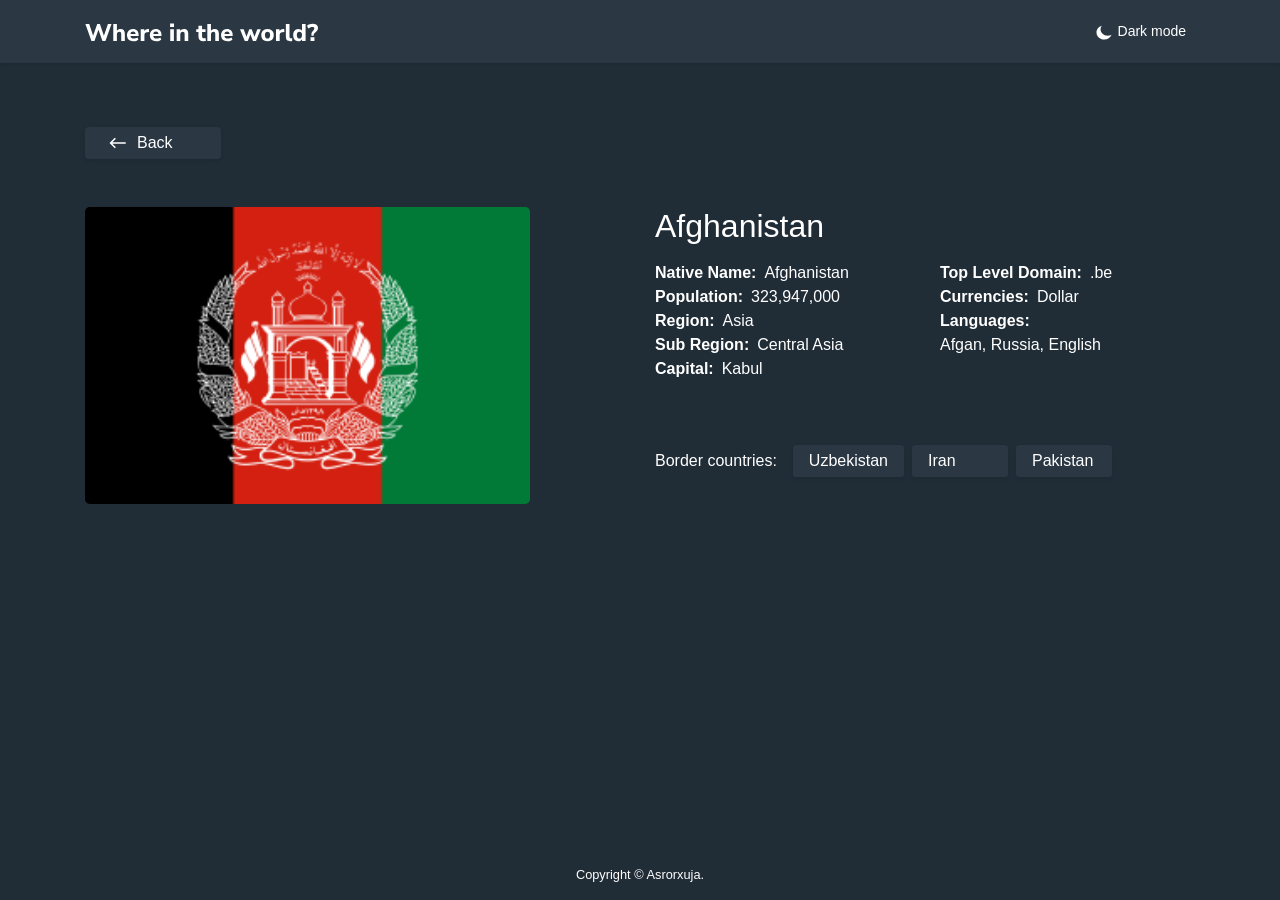
<file: country-afgan.html>
<!doctype html>
<html class="h-100" lang="en">
<head>
  <meta charset="utf-8">
  <meta name="viewport" content="width=device-width, initial-scale=1, shrink-to-fit=no">
  <title>Countries API | Afghanistan</title>
  <link rel="stylesheet" href="css/bootstrap.min.css">
  <link rel="stylesheet" href="css/styles.css">
</head>
<body class="d-flex flex-column h-100 text-white">

   <!-- SITE-HEADER -->

   <header class="site-header py-3 shadow-sm">
    <div class="container-lg d-flex justify-content-between align-items-center">
      <a class="site-header__logo" href="#">
        <svg width="233" height="19" fill="currentColor" xmlns="http://www.w3.org/2000/svg"><path d="M6.432 18L.408 1.08h3.816l3.888 11.568L12.216 1.08h2.688l3.984 11.76L22.92 1.08h3.6L20.448 18h-3.024l-3.96-11.232L9.456 18H6.432zm21.843 0V1.08h3.624v6.744a3.91 3.91 0 011.608-1.368c.656-.32 1.384-.48 2.184-.48 2.768 0 4.152 1.648 4.152 4.944V18h-3.624v-6.912c0-.816-.152-1.4-.456-1.752-.304-.368-.752-.552-1.344-.552-.768 0-1.384.24-1.848.72-.448.48-.672 1.12-.672 1.92V18h-3.624zm20.393.264c-1.392 0-2.592-.248-3.6-.744-.992-.512-1.76-1.224-2.304-2.136-.528-.928-.792-2.016-.792-3.264 0-1.216.256-2.28.768-3.192a5.655 5.655 0 012.136-2.16c.912-.528 1.96-.792 3.144-.792 1.712 0 3.072.544 4.08 1.632 1.008 1.072 1.512 2.528 1.512 4.368v.912h-8.184c.128.928.464 1.608 1.008 2.04.56.416 1.328.624 2.304.624.64 0 1.288-.096 1.944-.288a5.447 5.447 0 001.776-.888l.96 2.424c-.592.448-1.32.808-2.184 1.08a8.842 8.842 0 01-2.568.384zm-.504-9.888c-.768 0-1.392.232-1.872.696-.464.464-.752 1.112-.864 1.944h5.184c-.096-1.76-.912-2.64-2.448-2.64zM55.72 18V6.216h3.552v2.04c.56-1.376 1.76-2.136 3.6-2.28l1.056-.072.216 3.048-2.04.216c-1.792.176-2.688 1.088-2.688 2.736V18H55.72zm15.8.264c-1.392 0-2.592-.248-3.6-.744-.992-.512-1.76-1.224-2.304-2.136-.528-.928-.792-2.016-.792-3.264 0-1.216.256-2.28.768-3.192a5.654 5.654 0 012.136-2.16c.912-.528 1.96-.792 3.144-.792 1.712 0 3.072.544 4.08 1.632 1.008 1.072 1.512 2.528 1.512 4.368v.912H68.28c.128.928.464 1.608 1.008 2.04.56.416 1.328.624 2.304.624.64 0 1.288-.096 1.944-.288a5.447 5.447 0 001.776-.888l.96 2.424c-.592.448-1.32.808-2.184 1.08a8.842 8.842 0 01-2.568.384zm-.504-9.888c-.768 0-1.392.232-1.872.696-.464.464-.752 1.112-.864 1.944h5.184c-.096-1.76-.912-2.64-2.448-2.64zm14.091-4.44V.552h3.912v3.384h-3.912zM85.251 18V6.216h3.624V18h-3.624zm6.422 0V6.216h3.552v1.728a3.94 3.94 0 011.608-1.464c.672-.336 1.424-.504 2.256-.504 1.392 0 2.432.408 3.12 1.224.688.8 1.032 2.04 1.032 3.72V18h-3.624v-6.912c0-.816-.152-1.4-.456-1.752-.304-.368-.752-.552-1.344-.552-.768 0-1.384.24-1.848.72-.448.48-.672 1.12-.672 1.92V18h-3.624zm26.737.264c-3.312 0-4.968-1.608-4.968-4.824V8.928h-2.232V6.216h2.232V2.76h3.624v3.456h3.48v2.712h-3.48v4.368c0 .672.152 1.176.456 1.512.32.336.824.504 1.512.504.208 0 .424-.024.648-.072.24-.048.496-.112.768-.192l.528 2.64a4.586 4.586 0 01-1.2.408c-.464.112-.92.168-1.368.168zm3.92-.264V1.08h3.624v6.744a3.91 3.91 0 011.608-1.368c.656-.32 1.384-.48 2.184-.48 2.768 0 4.152 1.648 4.152 4.944V18h-3.624v-6.912c0-.816-.152-1.4-.456-1.752-.304-.368-.752-.552-1.344-.552-.768 0-1.384.24-1.848.72-.448.48-.672 1.12-.672 1.92V18h-3.624zm20.393.264c-1.392 0-2.592-.248-3.6-.744-.992-.512-1.76-1.224-2.304-2.136-.528-.928-.792-2.016-.792-3.264 0-1.216.256-2.28.768-3.192a5.654 5.654 0 012.136-2.16c.912-.528 1.96-.792 3.144-.792 1.712 0 3.072.544 4.08 1.632 1.008 1.072 1.512 2.528 1.512 4.368v.912h-8.184c.128.928.464 1.608 1.008 2.04.56.416 1.328.624 2.304.624.64 0 1.288-.096 1.944-.288a5.447 5.447 0 001.776-.888l.96 2.424c-.592.448-1.32.808-2.184 1.08a8.842 8.842 0 01-2.568.384zm-.504-9.888c-.768 0-1.392.232-1.872.696-.464.464-.752 1.112-.864 1.944h5.184c-.096-1.76-.912-2.64-2.448-2.64zM159.791 18L154.99 6.216h3.673l2.808 7.56 2.808-7.56h2.4l2.808 7.656 2.808-7.656h3.48L171.023 18h-3.072l-2.592-6.696-2.52 6.696h-3.048zm22.718.264c-1.264 0-2.368-.248-3.312-.744a5.44 5.44 0 01-2.16-2.136c-.512-.928-.768-2.024-.768-3.288 0-1.248.256-2.328.768-3.24a5.242 5.242 0 012.16-2.136c.944-.496 2.048-.744 3.312-.744 1.264 0 2.36.248 3.288.744a5.207 5.207 0 012.184 2.136c.528.912.792 1.992.792 3.24 0 1.264-.264 2.36-.792 3.288a5.4 5.4 0 01-2.184 2.136c-.928.496-2.024.744-3.288.744zm0-2.712c.768 0 1.392-.28 1.872-.84.496-.56.744-1.432.744-2.616 0-1.168-.248-2.024-.744-2.568-.48-.56-1.104-.84-1.872-.84s-1.392.28-1.872.84c-.48.544-.72 1.4-.72 2.568 0 1.184.24 2.056.72 2.616s1.104.84 1.872.84zM190.978 18V6.216h3.552v2.04c.56-1.376 1.76-2.136 3.6-2.28l1.056-.072.216 3.048-2.04.216c-1.792.176-2.688 1.088-2.688 2.736V18h-3.696zm14.283.264c-1.52 0-2.632-.392-3.336-1.176-.704-.8-1.056-1.984-1.056-3.552V1.08h3.624v12.312c0 1.28.568 1.92 1.704 1.92.176 0 .344-.008.504-.024.176-.016.344-.048.504-.096L207.157 18a6.784 6.784 0 01-1.896.264zm8.067 0c-1.024 0-1.928-.248-2.712-.744-.768-.512-1.368-1.224-1.8-2.136-.432-.928-.648-2.024-.648-3.288 0-1.264.216-2.352.648-3.264.432-.912 1.032-1.616 1.8-2.112.784-.496 1.688-.744 2.712-.744.784 0 1.504.168 2.16.504.656.336 1.152.784 1.488 1.344V1.08h3.624V18h-3.552v-1.776c-.32.624-.816 1.12-1.488 1.488-.656.368-1.4.552-2.232.552zm1.08-2.712c.768 0 1.392-.28 1.872-.84.496-.56.744-1.432.744-2.616 0-1.168-.248-2.024-.744-2.568-.48-.56-1.104-.84-1.872-.84s-1.392.28-1.872.84c-.48.544-.72 1.4-.72 2.568 0 1.184.24 2.056.72 2.616s1.104.84 1.872.84zm12.008-2.904V11.52c0-.704.128-1.352.384-1.944.256-.608.696-1.248 1.32-1.92.448-.48.76-.888.936-1.224a2.39 2.39 0 00.264-1.08c0-.448-.168-.8-.504-1.056-.32-.256-.784-.384-1.392-.384-1.488 0-2.888.536-4.2 1.608l-1.176-2.736c.704-.608 1.56-1.088 2.568-1.44a9.258 9.258 0 013.072-.528c1.056 0 1.984.176 2.784.528.8.336 1.416.816 1.848 1.44.448.608.672 1.32.672 2.136 0 .736-.168 1.416-.504 2.04-.32.624-.896 1.28-1.728 1.968-.752.624-1.272 1.168-1.56 1.632-.272.464-.44.912-.504 1.344l-.12.744h-2.16zM225.552 18v-3.84h3.888V18h-3.888z" fill="#fff"/></svg>
      </a>
      <button class="site-header__theme-toggler btn btn-sm btn-white text-white" type="button">
        <span class="d-flex align-items-center">
          <svg class="mr-1" width="20" height="20" viewBox="0 0 20 20" fill="none" xmlns="http://www.w3.org/2000/svg">
            <path fill-rule="evenodd" clip-rule="evenodd" d="M13.5532 13.815C9.66857 13.815 6.51929 10.9278 6.51929 7.36821C6.51929 6.0253 6.96679 4.78158 7.73143 3.75C4.69036 4.69515 2.5 7.33122 2.5 10.4381C2.5 14.3385 5.94929 17.5 10.2036 17.5C13.5929 17.5 16.4696 15.4932 17.5 12.7045C16.375 13.4048 15.0161 13.815 13.5532 13.815Z" fill="white"/>
            </svg>
          <span class="site-header__theme-toggler-text">Dark mode</span>
        </span>
      </button>
    </div>
  </header>

<!-- SITE-MAIN -->

  <main class="flex-grow-1 py-4 py-md-5">
    <section class="countries container-lg">
      <h1 class="sr-only">Afghanistan</h1>
      <a class="links links-back-country shadow-sm mt-3 mb-5 text-white py-1 px-4 rounded" href="index.html">Back</a>
      <div class="row justify-content-between">
        <div class="col-md-5 mb-5 mb-md-0">
          <img class="d-block img-fluid w-100 rounded-lg" src="img/afgan.png" alt="Flag of Afghanistan" width="264" height="160">
        </div>

        <div class="col-md-6">
          <h2 class="mb-3">Afghanistan</h2>
          <div class="row mb-lg-5">
            <div class="col-sm-6 mb-4 mb-sm-0">
              <dl>
                <div class="d-flex flex-wrap">
                  <dt class="mr-2">Native Name:</dt>
                  <dd class="mb-0">Afghanistan</dd>
                </div>
                <div class="d-flex flex-wrap">
                  <dt class="mr-2">Population:</dt>
                  <dd class="mb-0">323,947,000</dd>
                </div>
                <div class="d-flex flex-wrap">
                  <dt class="mr-2">Region:</dt>
                  <dd class="mb-0">Asia</dd>
                </div>
                <div class="d-flex flex-wrap">
                  <dt class="mr-2">Sub Region:</dt>
                  <dd class="mb-0">Central Asia</dd>
                </div>
                <div class="d-flex flex-wrap">
                  <dt class="mr-2">Capital:</dt>
                  <dd class="mb-0">Kabul</dd>
                </div>
              </dl>
            </div>

            <div class="col-sm-6 col-md-6">
              <dl>
                <div class="d-flex flex-wrap">
                  <dt class="mr-2">Top Level Domain:</dt>
                  <dd class="mb-0">.be</dd>
                </div>
                <div class="d-flex flex-wrap">
                  <dt class="mr-2">Currencies:</dt>
                  <dd class="mb-0">Dollar</dd>
                </div>
                <div class="d-flex flex-wrap">
                  <dt class="mr-2">Languages:</dt>
                  <dd class="mb-0">Afgan, Russia, English</dd>
                </div>
              </dl>
            </div>
          </div>

          <div class="d-lg-flex align-items-md-center flex-wrap">
            <p class="my-4 my-lg-0 mr-md-3">Border countries:</p>
            <ul class="border-countries list-unstyled d-flex flex-wrap align-items-center m-0">
              <li class="border-countries__item mr-2 mb-2 mb-sm-0">
                <a class="links border-countries__link text-white shadow-sm py-1 px-3 rounded-sm" href="index.html">Uzbekistan</a>
              </li>
              <li class="border-countries__item mr-2 mb-2 mb-sm-0">
                <a class="links border-countries__link text-white shadow-sm py-1 px-3 rounded-sm" href="index.html">Iran</a>
              </li>
              <li class="border-countries__item mr-2 mb-2 mb-sm-0">
                <a class="links border-countries__link text-white shadow-sm py-1 px-3 rounded-sm" href="index.html">Pakistan</a>
              </li>
            </ul>
          </div>

        </div>
      </div>
    </section>
  </main>


  <footer class="site-footer py-3 mt-auto text-center">
    <div class="container">
      <p class="mb-0 small">Copyright &copy; Asrorxuja.</p>
    </div>
  </footer>


  <script src="js/jquery-3.6.0.min.js"></script>
  <script src="js/bootstrap.bundle.min.js"></script>
</body>
</html>
</file>
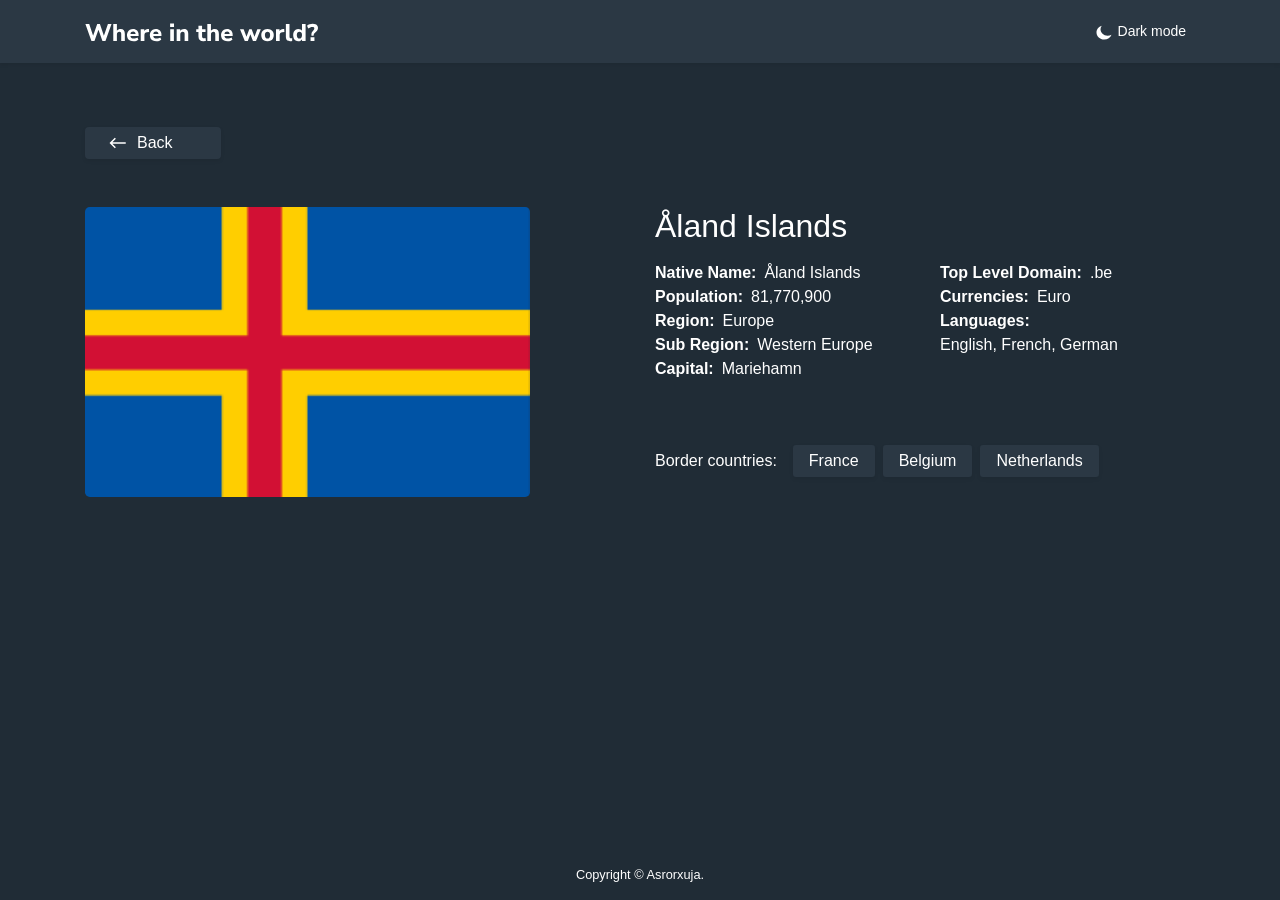
<file: country-aland-islands.html>
<!doctype html>
<html class="h-100" lang="en">
<head>
  <meta charset="utf-8">
  <meta name="viewport" content="width=device-width, initial-scale=1, shrink-to-fit=no">
  <title>Countries API | Åland Islands</title>
  <link rel="stylesheet" href="css/bootstrap.min.css">
  <link rel="stylesheet" href="css/styles.css">
</head>
<body class="d-flex flex-column h-100 text-white">

   <!-- SITE-HEADER -->

   <header class="site-header py-3 shadow-sm">
    <div class="container-lg d-flex justify-content-between align-items-center">
      <a class="site-header__logo" href="#">
        <svg width="233" height="19" fill="currentColor" xmlns="http://www.w3.org/2000/svg"><path d="M6.432 18L.408 1.08h3.816l3.888 11.568L12.216 1.08h2.688l3.984 11.76L22.92 1.08h3.6L20.448 18h-3.024l-3.96-11.232L9.456 18H6.432zm21.843 0V1.08h3.624v6.744a3.91 3.91 0 011.608-1.368c.656-.32 1.384-.48 2.184-.48 2.768 0 4.152 1.648 4.152 4.944V18h-3.624v-6.912c0-.816-.152-1.4-.456-1.752-.304-.368-.752-.552-1.344-.552-.768 0-1.384.24-1.848.72-.448.48-.672 1.12-.672 1.92V18h-3.624zm20.393.264c-1.392 0-2.592-.248-3.6-.744-.992-.512-1.76-1.224-2.304-2.136-.528-.928-.792-2.016-.792-3.264 0-1.216.256-2.28.768-3.192a5.655 5.655 0 012.136-2.16c.912-.528 1.96-.792 3.144-.792 1.712 0 3.072.544 4.08 1.632 1.008 1.072 1.512 2.528 1.512 4.368v.912h-8.184c.128.928.464 1.608 1.008 2.04.56.416 1.328.624 2.304.624.64 0 1.288-.096 1.944-.288a5.447 5.447 0 001.776-.888l.96 2.424c-.592.448-1.32.808-2.184 1.08a8.842 8.842 0 01-2.568.384zm-.504-9.888c-.768 0-1.392.232-1.872.696-.464.464-.752 1.112-.864 1.944h5.184c-.096-1.76-.912-2.64-2.448-2.64zM55.72 18V6.216h3.552v2.04c.56-1.376 1.76-2.136 3.6-2.28l1.056-.072.216 3.048-2.04.216c-1.792.176-2.688 1.088-2.688 2.736V18H55.72zm15.8.264c-1.392 0-2.592-.248-3.6-.744-.992-.512-1.76-1.224-2.304-2.136-.528-.928-.792-2.016-.792-3.264 0-1.216.256-2.28.768-3.192a5.654 5.654 0 012.136-2.16c.912-.528 1.96-.792 3.144-.792 1.712 0 3.072.544 4.08 1.632 1.008 1.072 1.512 2.528 1.512 4.368v.912H68.28c.128.928.464 1.608 1.008 2.04.56.416 1.328.624 2.304.624.64 0 1.288-.096 1.944-.288a5.447 5.447 0 001.776-.888l.96 2.424c-.592.448-1.32.808-2.184 1.08a8.842 8.842 0 01-2.568.384zm-.504-9.888c-.768 0-1.392.232-1.872.696-.464.464-.752 1.112-.864 1.944h5.184c-.096-1.76-.912-2.64-2.448-2.64zm14.091-4.44V.552h3.912v3.384h-3.912zM85.251 18V6.216h3.624V18h-3.624zm6.422 0V6.216h3.552v1.728a3.94 3.94 0 011.608-1.464c.672-.336 1.424-.504 2.256-.504 1.392 0 2.432.408 3.12 1.224.688.8 1.032 2.04 1.032 3.72V18h-3.624v-6.912c0-.816-.152-1.4-.456-1.752-.304-.368-.752-.552-1.344-.552-.768 0-1.384.24-1.848.72-.448.48-.672 1.12-.672 1.92V18h-3.624zm26.737.264c-3.312 0-4.968-1.608-4.968-4.824V8.928h-2.232V6.216h2.232V2.76h3.624v3.456h3.48v2.712h-3.48v4.368c0 .672.152 1.176.456 1.512.32.336.824.504 1.512.504.208 0 .424-.024.648-.072.24-.048.496-.112.768-.192l.528 2.64a4.586 4.586 0 01-1.2.408c-.464.112-.92.168-1.368.168zm3.92-.264V1.08h3.624v6.744a3.91 3.91 0 011.608-1.368c.656-.32 1.384-.48 2.184-.48 2.768 0 4.152 1.648 4.152 4.944V18h-3.624v-6.912c0-.816-.152-1.4-.456-1.752-.304-.368-.752-.552-1.344-.552-.768 0-1.384.24-1.848.72-.448.48-.672 1.12-.672 1.92V18h-3.624zm20.393.264c-1.392 0-2.592-.248-3.6-.744-.992-.512-1.76-1.224-2.304-2.136-.528-.928-.792-2.016-.792-3.264 0-1.216.256-2.28.768-3.192a5.654 5.654 0 012.136-2.16c.912-.528 1.96-.792 3.144-.792 1.712 0 3.072.544 4.08 1.632 1.008 1.072 1.512 2.528 1.512 4.368v.912h-8.184c.128.928.464 1.608 1.008 2.04.56.416 1.328.624 2.304.624.64 0 1.288-.096 1.944-.288a5.447 5.447 0 001.776-.888l.96 2.424c-.592.448-1.32.808-2.184 1.08a8.842 8.842 0 01-2.568.384zm-.504-9.888c-.768 0-1.392.232-1.872.696-.464.464-.752 1.112-.864 1.944h5.184c-.096-1.76-.912-2.64-2.448-2.64zM159.791 18L154.99 6.216h3.673l2.808 7.56 2.808-7.56h2.4l2.808 7.656 2.808-7.656h3.48L171.023 18h-3.072l-2.592-6.696-2.52 6.696h-3.048zm22.718.264c-1.264 0-2.368-.248-3.312-.744a5.44 5.44 0 01-2.16-2.136c-.512-.928-.768-2.024-.768-3.288 0-1.248.256-2.328.768-3.24a5.242 5.242 0 012.16-2.136c.944-.496 2.048-.744 3.312-.744 1.264 0 2.36.248 3.288.744a5.207 5.207 0 012.184 2.136c.528.912.792 1.992.792 3.24 0 1.264-.264 2.36-.792 3.288a5.4 5.4 0 01-2.184 2.136c-.928.496-2.024.744-3.288.744zm0-2.712c.768 0 1.392-.28 1.872-.84.496-.56.744-1.432.744-2.616 0-1.168-.248-2.024-.744-2.568-.48-.56-1.104-.84-1.872-.84s-1.392.28-1.872.84c-.48.544-.72 1.4-.72 2.568 0 1.184.24 2.056.72 2.616s1.104.84 1.872.84zM190.978 18V6.216h3.552v2.04c.56-1.376 1.76-2.136 3.6-2.28l1.056-.072.216 3.048-2.04.216c-1.792.176-2.688 1.088-2.688 2.736V18h-3.696zm14.283.264c-1.52 0-2.632-.392-3.336-1.176-.704-.8-1.056-1.984-1.056-3.552V1.08h3.624v12.312c0 1.28.568 1.92 1.704 1.92.176 0 .344-.008.504-.024.176-.016.344-.048.504-.096L207.157 18a6.784 6.784 0 01-1.896.264zm8.067 0c-1.024 0-1.928-.248-2.712-.744-.768-.512-1.368-1.224-1.8-2.136-.432-.928-.648-2.024-.648-3.288 0-1.264.216-2.352.648-3.264.432-.912 1.032-1.616 1.8-2.112.784-.496 1.688-.744 2.712-.744.784 0 1.504.168 2.16.504.656.336 1.152.784 1.488 1.344V1.08h3.624V18h-3.552v-1.776c-.32.624-.816 1.12-1.488 1.488-.656.368-1.4.552-2.232.552zm1.08-2.712c.768 0 1.392-.28 1.872-.84.496-.56.744-1.432.744-2.616 0-1.168-.248-2.024-.744-2.568-.48-.56-1.104-.84-1.872-.84s-1.392.28-1.872.84c-.48.544-.72 1.4-.72 2.568 0 1.184.24 2.056.72 2.616s1.104.84 1.872.84zm12.008-2.904V11.52c0-.704.128-1.352.384-1.944.256-.608.696-1.248 1.32-1.92.448-.48.76-.888.936-1.224a2.39 2.39 0 00.264-1.08c0-.448-.168-.8-.504-1.056-.32-.256-.784-.384-1.392-.384-1.488 0-2.888.536-4.2 1.608l-1.176-2.736c.704-.608 1.56-1.088 2.568-1.44a9.258 9.258 0 013.072-.528c1.056 0 1.984.176 2.784.528.8.336 1.416.816 1.848 1.44.448.608.672 1.32.672 2.136 0 .736-.168 1.416-.504 2.04-.32.624-.896 1.28-1.728 1.968-.752.624-1.272 1.168-1.56 1.632-.272.464-.44.912-.504 1.344l-.12.744h-2.16zM225.552 18v-3.84h3.888V18h-3.888z" fill="#fff"/></svg>
      </a>
      <button class="site-header__theme-toggler btn btn-sm btn-white text-white" type="button">
        <span class="d-flex align-items-center">
          <svg class="mr-1" width="20" height="20" viewBox="0 0 20 20" fill="none" xmlns="http://www.w3.org/2000/svg">
            <path fill-rule="evenodd" clip-rule="evenodd" d="M13.5532 13.815C9.66857 13.815 6.51929 10.9278 6.51929 7.36821C6.51929 6.0253 6.96679 4.78158 7.73143 3.75C4.69036 4.69515 2.5 7.33122 2.5 10.4381C2.5 14.3385 5.94929 17.5 10.2036 17.5C13.5929 17.5 16.4696 15.4932 17.5 12.7045C16.375 13.4048 15.0161 13.815 13.5532 13.815Z" fill="white"/>
            </svg>
          <span class="site-header__theme-toggler-text">Dark mode</span>
        </span>
      </button>
    </div>
  </header>

<!-- SITE-MAIN -->

  <main class="flex-grow-1 py-4 py-md-5">
    <section class="countries container-lg">
      <h1 class="sr-only">Åland Islands</h1>
      <a class="links links-back-country shadow-sm mt-3 mb-5 text-white py-1 px-4 rounded" href="index.html">Back</a>
      <div class="row justify-content-between">
        <div class="col-md-5 mb-5 mb-md-0">
          <img class="d-block img-fluid w-100 rounded-lg" src="img/aland.png" alt="Flag of Åland Islands" width="264" height="160">
        </div>

        <div class="col-md-6">
          <h3 class="h2 mb-3">Åland Islands</h3>
          <div class="row mb-lg-5">
            <div class="col-sm-6 mb-4 mb-sm-0">
              <dl>
                <div class="d-flex flex-wrap">
                  <dt class="mr-2">Native Name:</dt>
                  <dd class="mb-0">Åland Islands</dd>
                </div>
                <div class="d-flex flex-wrap">
                  <dt class="mr-2">Population:</dt>
                  <dd class="mb-0">81,770,900</dd>
                </div>
                <div class="d-flex flex-wrap">
                  <dt class="mr-2">Region:</dt>
                  <dd class="mb-0">Europe</dd>
                </div>
                <div class="d-flex flex-wrap">
                  <dt class="mr-2">Sub Region:</dt>
                  <dd class="mb-0">Western Europe</dd>
                </div>
                <div class="d-flex flex-wrap">
                  <dt class="mr-2">Capital:</dt>
                  <dd class="mb-0">Mariehamn</dd>
                </div>
              </dl>
            </div>

            <div class="col-sm-6 col-md-6">
              <dl>
                <div class="d-flex flex-wrap">
                  <dt class="mr-2">Top Level Domain:</dt>
                  <dd class="mb-0">.be</dd>
                </div>
                <div class="d-flex flex-wrap">
                  <dt class="mr-2">Currencies:</dt>
                  <dd class="mb-0">Euro</dd>
                </div>
                <div class="d-flex flex-wrap">
                  <dt class="mr-2">Languages:</dt>
                  <dd class="mb-0">English, French, German</dd>
                </div>
              </dl>
            </div>
          </div>

          <div class="d-lg-flex align-items-md-center">
            <p class="my-4 my-lg-0 mr-md-3">Border countries:</p>
            <ul class="list-unstyled d-flex align-items-center m-0">
              <li class="mr-2">
                <a class="links text-white shadow-sm py-1 px-3 rounded-sm" href="index.html">France</a>
              </li>
              <li class="mr-2">
                <a class="links text-white shadow-sm py-1 px-3 rounded-sm" href="index.html">Belgium</a>
              </li>
              <li class="mr-2">
                <a class="links text-white shadow-sm py-1 px-3 rounded-sm" href="index.html">Netherlands</a>
              </li>
            </ul>
          </div>

        </div>
      </div>
    </section>
  </main>


  <footer class="site-footer py-3 mt-auto text-center">
    <div class="container">
      <p class="mb-0 small">Copyright &copy; Asrorxuja.</p>
    </div>
  </footer>


  <script src="js/jquery-3.6.0.min.js"></script>
  <script src="js/bootstrap.bundle.min.js"></script>
</body>
</html>
</file>
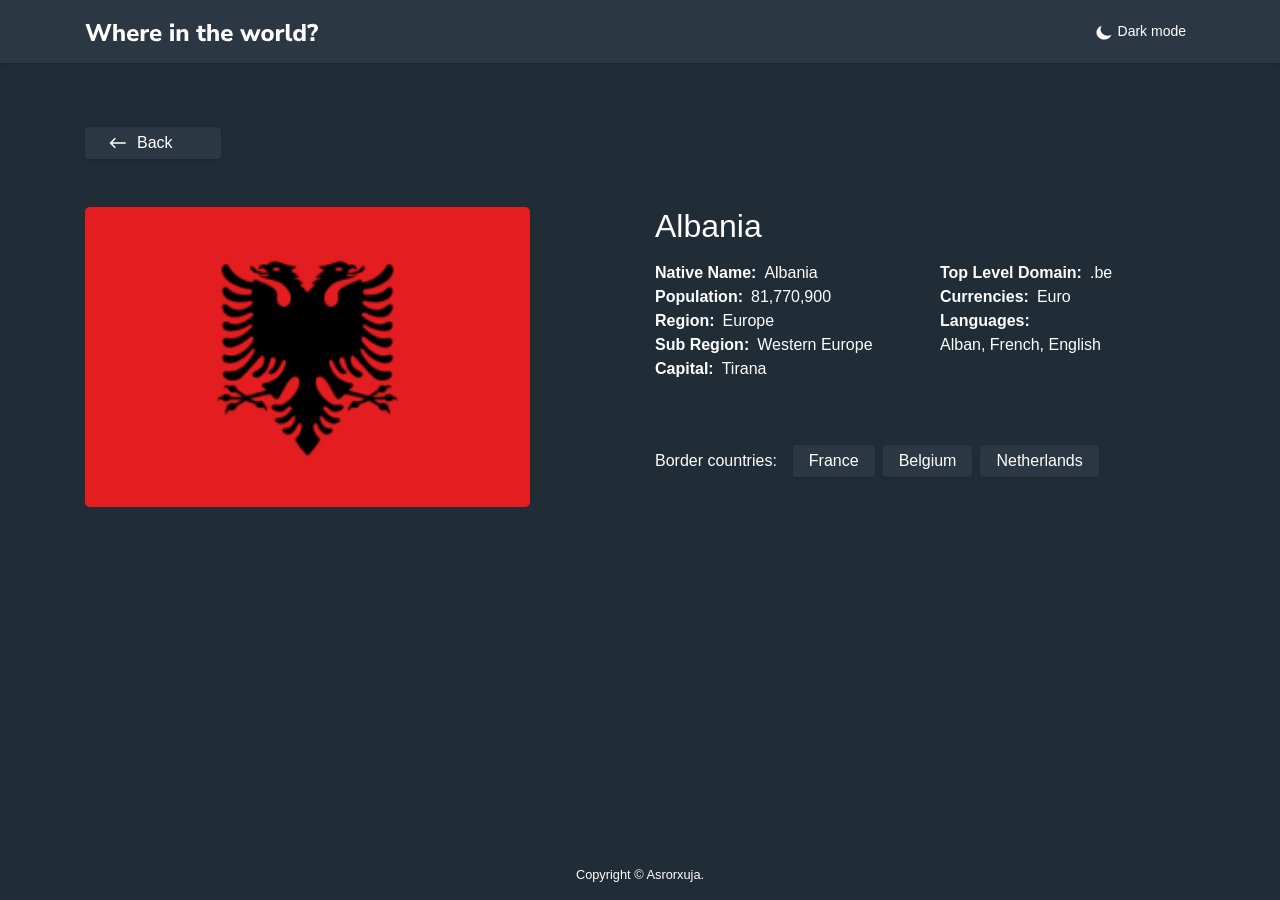
<file: country-albania.html>
<!doctype html>
<html class="h-100" lang="en">
<head>
  <meta charset="utf-8">
  <meta name="viewport" content="width=device-width, initial-scale=1, shrink-to-fit=no">
  <title>Countries API | Albania</title>
  <link rel="stylesheet" href="css/bootstrap.min.css">
  <link rel="stylesheet" href="css/styles.css">
</head>
<body class="d-flex flex-column h-100 text-white">

   <!-- SITE-HEADER -->

   <header class="site-header py-3 shadow-sm">
    <div class="container-lg d-flex justify-content-between align-items-center">
      <a class="site-header__logo" href="#">
        <svg width="233" height="19" fill="currentColor" xmlns="http://www.w3.org/2000/svg"><path d="M6.432 18L.408 1.08h3.816l3.888 11.568L12.216 1.08h2.688l3.984 11.76L22.92 1.08h3.6L20.448 18h-3.024l-3.96-11.232L9.456 18H6.432zm21.843 0V1.08h3.624v6.744a3.91 3.91 0 011.608-1.368c.656-.32 1.384-.48 2.184-.48 2.768 0 4.152 1.648 4.152 4.944V18h-3.624v-6.912c0-.816-.152-1.4-.456-1.752-.304-.368-.752-.552-1.344-.552-.768 0-1.384.24-1.848.72-.448.48-.672 1.12-.672 1.92V18h-3.624zm20.393.264c-1.392 0-2.592-.248-3.6-.744-.992-.512-1.76-1.224-2.304-2.136-.528-.928-.792-2.016-.792-3.264 0-1.216.256-2.28.768-3.192a5.655 5.655 0 012.136-2.16c.912-.528 1.96-.792 3.144-.792 1.712 0 3.072.544 4.08 1.632 1.008 1.072 1.512 2.528 1.512 4.368v.912h-8.184c.128.928.464 1.608 1.008 2.04.56.416 1.328.624 2.304.624.64 0 1.288-.096 1.944-.288a5.447 5.447 0 001.776-.888l.96 2.424c-.592.448-1.32.808-2.184 1.08a8.842 8.842 0 01-2.568.384zm-.504-9.888c-.768 0-1.392.232-1.872.696-.464.464-.752 1.112-.864 1.944h5.184c-.096-1.76-.912-2.64-2.448-2.64zM55.72 18V6.216h3.552v2.04c.56-1.376 1.76-2.136 3.6-2.28l1.056-.072.216 3.048-2.04.216c-1.792.176-2.688 1.088-2.688 2.736V18H55.72zm15.8.264c-1.392 0-2.592-.248-3.6-.744-.992-.512-1.76-1.224-2.304-2.136-.528-.928-.792-2.016-.792-3.264 0-1.216.256-2.28.768-3.192a5.654 5.654 0 012.136-2.16c.912-.528 1.96-.792 3.144-.792 1.712 0 3.072.544 4.08 1.632 1.008 1.072 1.512 2.528 1.512 4.368v.912H68.28c.128.928.464 1.608 1.008 2.04.56.416 1.328.624 2.304.624.64 0 1.288-.096 1.944-.288a5.447 5.447 0 001.776-.888l.96 2.424c-.592.448-1.32.808-2.184 1.08a8.842 8.842 0 01-2.568.384zm-.504-9.888c-.768 0-1.392.232-1.872.696-.464.464-.752 1.112-.864 1.944h5.184c-.096-1.76-.912-2.64-2.448-2.64zm14.091-4.44V.552h3.912v3.384h-3.912zM85.251 18V6.216h3.624V18h-3.624zm6.422 0V6.216h3.552v1.728a3.94 3.94 0 011.608-1.464c.672-.336 1.424-.504 2.256-.504 1.392 0 2.432.408 3.12 1.224.688.8 1.032 2.04 1.032 3.72V18h-3.624v-6.912c0-.816-.152-1.4-.456-1.752-.304-.368-.752-.552-1.344-.552-.768 0-1.384.24-1.848.72-.448.48-.672 1.12-.672 1.92V18h-3.624zm26.737.264c-3.312 0-4.968-1.608-4.968-4.824V8.928h-2.232V6.216h2.232V2.76h3.624v3.456h3.48v2.712h-3.48v4.368c0 .672.152 1.176.456 1.512.32.336.824.504 1.512.504.208 0 .424-.024.648-.072.24-.048.496-.112.768-.192l.528 2.64a4.586 4.586 0 01-1.2.408c-.464.112-.92.168-1.368.168zm3.92-.264V1.08h3.624v6.744a3.91 3.91 0 011.608-1.368c.656-.32 1.384-.48 2.184-.48 2.768 0 4.152 1.648 4.152 4.944V18h-3.624v-6.912c0-.816-.152-1.4-.456-1.752-.304-.368-.752-.552-1.344-.552-.768 0-1.384.24-1.848.72-.448.48-.672 1.12-.672 1.92V18h-3.624zm20.393.264c-1.392 0-2.592-.248-3.6-.744-.992-.512-1.76-1.224-2.304-2.136-.528-.928-.792-2.016-.792-3.264 0-1.216.256-2.28.768-3.192a5.654 5.654 0 012.136-2.16c.912-.528 1.96-.792 3.144-.792 1.712 0 3.072.544 4.08 1.632 1.008 1.072 1.512 2.528 1.512 4.368v.912h-8.184c.128.928.464 1.608 1.008 2.04.56.416 1.328.624 2.304.624.64 0 1.288-.096 1.944-.288a5.447 5.447 0 001.776-.888l.96 2.424c-.592.448-1.32.808-2.184 1.08a8.842 8.842 0 01-2.568.384zm-.504-9.888c-.768 0-1.392.232-1.872.696-.464.464-.752 1.112-.864 1.944h5.184c-.096-1.76-.912-2.64-2.448-2.64zM159.791 18L154.99 6.216h3.673l2.808 7.56 2.808-7.56h2.4l2.808 7.656 2.808-7.656h3.48L171.023 18h-3.072l-2.592-6.696-2.52 6.696h-3.048zm22.718.264c-1.264 0-2.368-.248-3.312-.744a5.44 5.44 0 01-2.16-2.136c-.512-.928-.768-2.024-.768-3.288 0-1.248.256-2.328.768-3.24a5.242 5.242 0 012.16-2.136c.944-.496 2.048-.744 3.312-.744 1.264 0 2.36.248 3.288.744a5.207 5.207 0 012.184 2.136c.528.912.792 1.992.792 3.24 0 1.264-.264 2.36-.792 3.288a5.4 5.4 0 01-2.184 2.136c-.928.496-2.024.744-3.288.744zm0-2.712c.768 0 1.392-.28 1.872-.84.496-.56.744-1.432.744-2.616 0-1.168-.248-2.024-.744-2.568-.48-.56-1.104-.84-1.872-.84s-1.392.28-1.872.84c-.48.544-.72 1.4-.72 2.568 0 1.184.24 2.056.72 2.616s1.104.84 1.872.84zM190.978 18V6.216h3.552v2.04c.56-1.376 1.76-2.136 3.6-2.28l1.056-.072.216 3.048-2.04.216c-1.792.176-2.688 1.088-2.688 2.736V18h-3.696zm14.283.264c-1.52 0-2.632-.392-3.336-1.176-.704-.8-1.056-1.984-1.056-3.552V1.08h3.624v12.312c0 1.28.568 1.92 1.704 1.92.176 0 .344-.008.504-.024.176-.016.344-.048.504-.096L207.157 18a6.784 6.784 0 01-1.896.264zm8.067 0c-1.024 0-1.928-.248-2.712-.744-.768-.512-1.368-1.224-1.8-2.136-.432-.928-.648-2.024-.648-3.288 0-1.264.216-2.352.648-3.264.432-.912 1.032-1.616 1.8-2.112.784-.496 1.688-.744 2.712-.744.784 0 1.504.168 2.16.504.656.336 1.152.784 1.488 1.344V1.08h3.624V18h-3.552v-1.776c-.32.624-.816 1.12-1.488 1.488-.656.368-1.4.552-2.232.552zm1.08-2.712c.768 0 1.392-.28 1.872-.84.496-.56.744-1.432.744-2.616 0-1.168-.248-2.024-.744-2.568-.48-.56-1.104-.84-1.872-.84s-1.392.28-1.872.84c-.48.544-.72 1.4-.72 2.568 0 1.184.24 2.056.72 2.616s1.104.84 1.872.84zm12.008-2.904V11.52c0-.704.128-1.352.384-1.944.256-.608.696-1.248 1.32-1.92.448-.48.76-.888.936-1.224a2.39 2.39 0 00.264-1.08c0-.448-.168-.8-.504-1.056-.32-.256-.784-.384-1.392-.384-1.488 0-2.888.536-4.2 1.608l-1.176-2.736c.704-.608 1.56-1.088 2.568-1.44a9.258 9.258 0 013.072-.528c1.056 0 1.984.176 2.784.528.8.336 1.416.816 1.848 1.44.448.608.672 1.32.672 2.136 0 .736-.168 1.416-.504 2.04-.32.624-.896 1.28-1.728 1.968-.752.624-1.272 1.168-1.56 1.632-.272.464-.44.912-.504 1.344l-.12.744h-2.16zM225.552 18v-3.84h3.888V18h-3.888z" fill="#fff"/></svg>
      </a>
      <button class="site-header__theme-toggler btn btn-sm btn-white text-white" type="button">
        <span class="d-flex align-items-center">
          <svg class="mr-1" width="20" height="20" viewBox="0 0 20 20" fill="none" xmlns="http://www.w3.org/2000/svg">
            <path fill-rule="evenodd" clip-rule="evenodd" d="M13.5532 13.815C9.66857 13.815 6.51929 10.9278 6.51929 7.36821C6.51929 6.0253 6.96679 4.78158 7.73143 3.75C4.69036 4.69515 2.5 7.33122 2.5 10.4381C2.5 14.3385 5.94929 17.5 10.2036 17.5C13.5929 17.5 16.4696 15.4932 17.5 12.7045C16.375 13.4048 15.0161 13.815 13.5532 13.815Z" fill="white"/>
            </svg>
          <span class="site-header__theme-toggler-text">Dark mode</span>
        </span>
      </button>
    </div>
  </header>

<!-- SITE-MAIN -->

  <main class="flex-grow-1 py-4 py-md-5">
    <section class="countries container-lg">
      <h1 class="sr-only">Albania</h1>
      <a class="links links-back-country shadow-sm mt-3 mb-5 text-white py-1 px-4 rounded" href="index.html">Back</a>
      <div class="row justify-content-between">
        <div class="col-md-5 mb-5 mb-md-0">
          <img class="d-block img-fluid w-100 rounded-lg" src="img/albania.png" alt="Flag of Albania" width="264" height="160">
        </div>

        <div class="col-md-6">
          <h3 class="h2 mb-3">Albania</h3>
          <div class="row mb-lg-5">
            <div class="col-sm-6 mb-4 mb-sm-0">
              <dl>
                <div class="d-flex flex-wrap">
                  <dt class="mr-2">Native Name:</dt>
                  <dd class="mb-0">Albania</dd>
                </div>
                <div class="d-flex flex-wrap">
                  <dt class="mr-2">Population:</dt>
                  <dd class="mb-0">81,770,900</dd>
                </div>
                <div class="d-flex flex-wrap">
                  <dt class="mr-2">Region:</dt>
                  <dd class="mb-0">Europe</dd>
                </div>
                <div class="d-flex flex-wrap">
                  <dt class="mr-2">Sub Region:</dt>
                  <dd class="mb-0">Western Europe</dd>
                </div>
                <div class="d-flex flex-wrap">
                  <dt class="mr-2">Capital:</dt>
                  <dd class="mb-0">Tirana</dd>
                </div>
              </dl>
            </div>

            <div class="col-sm-6 col-md-6">
              <dl>
                <div class="d-flex flex-wrap">
                  <dt class="mr-2">Top Level Domain:</dt>
                  <dd class="mb-0">.be</dd>
                </div>
                <div class="d-flex flex-wrap">
                  <dt class="mr-2">Currencies:</dt>
                  <dd class="mb-0">Euro</dd>
                </div>
                <div class="d-flex flex-wrap">
                  <dt class="mr-2">Languages:</dt>
                  <dd class="mb-0">Alban, French, English</dd>
                </div>
              </dl>
            </div>
          </div>

          <div class="d-lg-flex align-items-md-center">
            <p class="my-4 my-lg-0 mr-md-3">Border countries:</p>
            <ul class="list-unstyled d-flex align-items-center m-0">
              <li class="mr-2">
                <a class="links text-white shadow-sm py-1 px-3 rounded-sm" href="index.html">France</a>
              </li>
              <li class="mr-2">
                <a class="links text-white shadow-sm py-1 px-3 rounded-sm" href="index.html">Belgium</a>
              </li>
              <li class="mr-2">
                <a class="links text-white shadow-sm py-1 px-3 rounded-sm" href="index.html">Netherlands</a>
              </li>
            </ul>
          </div>

        </div>
      </div>
    </section>
  </main>


  <footer class="site-footer py-3 mt-auto text-center">
    <div class="container">
      <p class="mb-0 small">Copyright &copy; Asrorxuja.</p>
    </div>
  </footer>


  <script src="js/jquery-3.6.0.min.js"></script>
  <script src="js/bootstrap.bundle.min.js"></script>
</body>
</html>
</file>
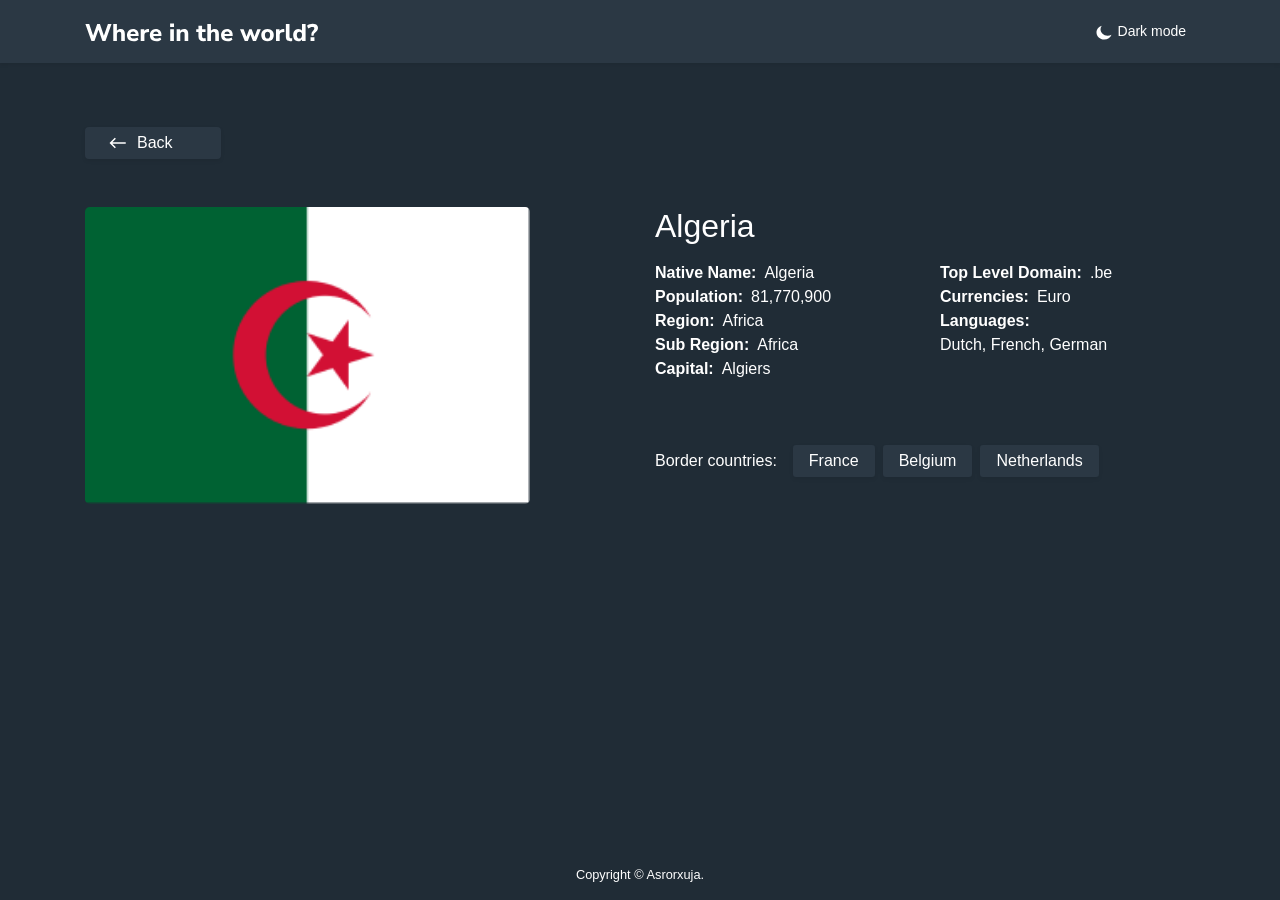
<file: country-algeria.html>
<!doctype html>
<html class="h-100" lang="en">
<head>
  <meta charset="utf-8">
  <meta name="viewport" content="width=device-width, initial-scale=1, shrink-to-fit=no">
  <title>Countries API | Algeria</title>
  <link rel="stylesheet" href="css/bootstrap.min.css">
  <link rel="stylesheet" href="css/styles.css">
</head>
<body class="d-flex flex-column h-100 text-white">

   <!-- SITE-HEADER -->

   <header class="site-header py-3 shadow-sm">
    <div class="container-lg d-flex justify-content-between align-items-center">
      <a class="site-header__logo" href="#">
        <svg width="233" height="19" fill="currentColor" xmlns="http://www.w3.org/2000/svg"><path d="M6.432 18L.408 1.08h3.816l3.888 11.568L12.216 1.08h2.688l3.984 11.76L22.92 1.08h3.6L20.448 18h-3.024l-3.96-11.232L9.456 18H6.432zm21.843 0V1.08h3.624v6.744a3.91 3.91 0 011.608-1.368c.656-.32 1.384-.48 2.184-.48 2.768 0 4.152 1.648 4.152 4.944V18h-3.624v-6.912c0-.816-.152-1.4-.456-1.752-.304-.368-.752-.552-1.344-.552-.768 0-1.384.24-1.848.72-.448.48-.672 1.12-.672 1.92V18h-3.624zm20.393.264c-1.392 0-2.592-.248-3.6-.744-.992-.512-1.76-1.224-2.304-2.136-.528-.928-.792-2.016-.792-3.264 0-1.216.256-2.28.768-3.192a5.655 5.655 0 012.136-2.16c.912-.528 1.96-.792 3.144-.792 1.712 0 3.072.544 4.08 1.632 1.008 1.072 1.512 2.528 1.512 4.368v.912h-8.184c.128.928.464 1.608 1.008 2.04.56.416 1.328.624 2.304.624.64 0 1.288-.096 1.944-.288a5.447 5.447 0 001.776-.888l.96 2.424c-.592.448-1.32.808-2.184 1.08a8.842 8.842 0 01-2.568.384zm-.504-9.888c-.768 0-1.392.232-1.872.696-.464.464-.752 1.112-.864 1.944h5.184c-.096-1.76-.912-2.64-2.448-2.64zM55.72 18V6.216h3.552v2.04c.56-1.376 1.76-2.136 3.6-2.28l1.056-.072.216 3.048-2.04.216c-1.792.176-2.688 1.088-2.688 2.736V18H55.72zm15.8.264c-1.392 0-2.592-.248-3.6-.744-.992-.512-1.76-1.224-2.304-2.136-.528-.928-.792-2.016-.792-3.264 0-1.216.256-2.28.768-3.192a5.654 5.654 0 012.136-2.16c.912-.528 1.96-.792 3.144-.792 1.712 0 3.072.544 4.08 1.632 1.008 1.072 1.512 2.528 1.512 4.368v.912H68.28c.128.928.464 1.608 1.008 2.04.56.416 1.328.624 2.304.624.64 0 1.288-.096 1.944-.288a5.447 5.447 0 001.776-.888l.96 2.424c-.592.448-1.32.808-2.184 1.08a8.842 8.842 0 01-2.568.384zm-.504-9.888c-.768 0-1.392.232-1.872.696-.464.464-.752 1.112-.864 1.944h5.184c-.096-1.76-.912-2.64-2.448-2.64zm14.091-4.44V.552h3.912v3.384h-3.912zM85.251 18V6.216h3.624V18h-3.624zm6.422 0V6.216h3.552v1.728a3.94 3.94 0 011.608-1.464c.672-.336 1.424-.504 2.256-.504 1.392 0 2.432.408 3.12 1.224.688.8 1.032 2.04 1.032 3.72V18h-3.624v-6.912c0-.816-.152-1.4-.456-1.752-.304-.368-.752-.552-1.344-.552-.768 0-1.384.24-1.848.72-.448.48-.672 1.12-.672 1.92V18h-3.624zm26.737.264c-3.312 0-4.968-1.608-4.968-4.824V8.928h-2.232V6.216h2.232V2.76h3.624v3.456h3.48v2.712h-3.48v4.368c0 .672.152 1.176.456 1.512.32.336.824.504 1.512.504.208 0 .424-.024.648-.072.24-.048.496-.112.768-.192l.528 2.64a4.586 4.586 0 01-1.2.408c-.464.112-.92.168-1.368.168zm3.92-.264V1.08h3.624v6.744a3.91 3.91 0 011.608-1.368c.656-.32 1.384-.48 2.184-.48 2.768 0 4.152 1.648 4.152 4.944V18h-3.624v-6.912c0-.816-.152-1.4-.456-1.752-.304-.368-.752-.552-1.344-.552-.768 0-1.384.24-1.848.72-.448.48-.672 1.12-.672 1.92V18h-3.624zm20.393.264c-1.392 0-2.592-.248-3.6-.744-.992-.512-1.76-1.224-2.304-2.136-.528-.928-.792-2.016-.792-3.264 0-1.216.256-2.28.768-3.192a5.654 5.654 0 012.136-2.16c.912-.528 1.96-.792 3.144-.792 1.712 0 3.072.544 4.08 1.632 1.008 1.072 1.512 2.528 1.512 4.368v.912h-8.184c.128.928.464 1.608 1.008 2.04.56.416 1.328.624 2.304.624.64 0 1.288-.096 1.944-.288a5.447 5.447 0 001.776-.888l.96 2.424c-.592.448-1.32.808-2.184 1.08a8.842 8.842 0 01-2.568.384zm-.504-9.888c-.768 0-1.392.232-1.872.696-.464.464-.752 1.112-.864 1.944h5.184c-.096-1.76-.912-2.64-2.448-2.64zM159.791 18L154.99 6.216h3.673l2.808 7.56 2.808-7.56h2.4l2.808 7.656 2.808-7.656h3.48L171.023 18h-3.072l-2.592-6.696-2.52 6.696h-3.048zm22.718.264c-1.264 0-2.368-.248-3.312-.744a5.44 5.44 0 01-2.16-2.136c-.512-.928-.768-2.024-.768-3.288 0-1.248.256-2.328.768-3.24a5.242 5.242 0 012.16-2.136c.944-.496 2.048-.744 3.312-.744 1.264 0 2.36.248 3.288.744a5.207 5.207 0 012.184 2.136c.528.912.792 1.992.792 3.24 0 1.264-.264 2.36-.792 3.288a5.4 5.4 0 01-2.184 2.136c-.928.496-2.024.744-3.288.744zm0-2.712c.768 0 1.392-.28 1.872-.84.496-.56.744-1.432.744-2.616 0-1.168-.248-2.024-.744-2.568-.48-.56-1.104-.84-1.872-.84s-1.392.28-1.872.84c-.48.544-.72 1.4-.72 2.568 0 1.184.24 2.056.72 2.616s1.104.84 1.872.84zM190.978 18V6.216h3.552v2.04c.56-1.376 1.76-2.136 3.6-2.28l1.056-.072.216 3.048-2.04.216c-1.792.176-2.688 1.088-2.688 2.736V18h-3.696zm14.283.264c-1.52 0-2.632-.392-3.336-1.176-.704-.8-1.056-1.984-1.056-3.552V1.08h3.624v12.312c0 1.28.568 1.92 1.704 1.92.176 0 .344-.008.504-.024.176-.016.344-.048.504-.096L207.157 18a6.784 6.784 0 01-1.896.264zm8.067 0c-1.024 0-1.928-.248-2.712-.744-.768-.512-1.368-1.224-1.8-2.136-.432-.928-.648-2.024-.648-3.288 0-1.264.216-2.352.648-3.264.432-.912 1.032-1.616 1.8-2.112.784-.496 1.688-.744 2.712-.744.784 0 1.504.168 2.16.504.656.336 1.152.784 1.488 1.344V1.08h3.624V18h-3.552v-1.776c-.32.624-.816 1.12-1.488 1.488-.656.368-1.4.552-2.232.552zm1.08-2.712c.768 0 1.392-.28 1.872-.84.496-.56.744-1.432.744-2.616 0-1.168-.248-2.024-.744-2.568-.48-.56-1.104-.84-1.872-.84s-1.392.28-1.872.84c-.48.544-.72 1.4-.72 2.568 0 1.184.24 2.056.72 2.616s1.104.84 1.872.84zm12.008-2.904V11.52c0-.704.128-1.352.384-1.944.256-.608.696-1.248 1.32-1.92.448-.48.76-.888.936-1.224a2.39 2.39 0 00.264-1.08c0-.448-.168-.8-.504-1.056-.32-.256-.784-.384-1.392-.384-1.488 0-2.888.536-4.2 1.608l-1.176-2.736c.704-.608 1.56-1.088 2.568-1.44a9.258 9.258 0 013.072-.528c1.056 0 1.984.176 2.784.528.8.336 1.416.816 1.848 1.44.448.608.672 1.32.672 2.136 0 .736-.168 1.416-.504 2.04-.32.624-.896 1.28-1.728 1.968-.752.624-1.272 1.168-1.56 1.632-.272.464-.44.912-.504 1.344l-.12.744h-2.16zM225.552 18v-3.84h3.888V18h-3.888z" fill="#fff"/></svg>
      </a>
      <button class="site-header__theme-toggler btn btn-sm btn-white text-white" type="button">
        <span class="d-flex align-items-center">
          <svg class="mr-1" width="20" height="20" viewBox="0 0 20 20" fill="none" xmlns="http://www.w3.org/2000/svg">
            <path fill-rule="evenodd" clip-rule="evenodd" d="M13.5532 13.815C9.66857 13.815 6.51929 10.9278 6.51929 7.36821C6.51929 6.0253 6.96679 4.78158 7.73143 3.75C4.69036 4.69515 2.5 7.33122 2.5 10.4381C2.5 14.3385 5.94929 17.5 10.2036 17.5C13.5929 17.5 16.4696 15.4932 17.5 12.7045C16.375 13.4048 15.0161 13.815 13.5532 13.815Z" fill="white"/>
            </svg>
          <span class="site-header__theme-toggler-text">Dark mode</span>
        </span>
      </button>
    </div>
  </header>

<!-- SITE-MAIN -->

  <main class="flex-grow-1 py-4 py-md-5">
    <section class="countries container-lg">
      <h1 class="sr-only">Algeria</h1>
      <a class="links links-back-country shadow-sm mt-3 mb-5 text-white py-1 px-4 rounded" href="index.html">Back</a>
      <div class="row justify-content-between">
        <div class="col-md-5 mb-5 mb-md-0">
          <img class="d-block img-fluid w-100 rounded-lg" src="img/algeria.png" alt="Flag of Algeria" width="264" height="160">
        </div>

        <div class="col-md-6">
          <h3 class="h2 mb-3">Algeria</h3>
          <div class="row mb-lg-5">
            <div class="col-sm-6 mb-4 mb-sm-0">
              <dl>
                <div class="d-flex flex-wrap">
                  <dt class="mr-2">Native Name:</dt>
                  <dd class="mb-0">Algeria</dd>
                </div>
                <div class="d-flex flex-wrap">
                  <dt class="mr-2">Population:</dt>
                  <dd class="mb-0">81,770,900</dd>
                </div>
                <div class="d-flex flex-wrap">
                  <dt class="mr-2">Region:</dt>
                  <dd class="mb-0">Africa</dd>
                </div>
                <div class="d-flex flex-wrap">
                  <dt class="mr-2">Sub Region:</dt>
                  <dd class="mb-0">Africa</dd>
                </div>
                <div class="d-flex flex-wrap">
                  <dt class="mr-2">Capital:</dt>
                  <dd class="mb-0">Algiers</dd>
                </div>
              </dl>
            </div>

            <div class="col-sm-6 col-md-6">
              <dl>
                <div class="d-flex flex-wrap">
                  <dt class="mr-2">Top Level Domain:</dt>
                  <dd class="mb-0">.be</dd>
                </div>
                <div class="d-flex flex-wrap">
                  <dt class="mr-2">Currencies:</dt>
                  <dd class="mb-0">Euro</dd>
                </div>
                <div class="d-flex flex-wrap">
                  <dt class="mr-2">Languages:</dt>
                  <dd class="mb-0">Dutch, French, German</dd>
                </div>
              </dl>
            </div>
          </div>

          <div class="d-lg-flex align-items-md-center">
            <p class="my-4 my-lg-0 mr-md-3">Border countries:</p>
            <ul class="list-unstyled d-flex align-items-center m-0">
              <li class="mr-2">
                <a class="links text-white shadow-sm py-1 px-3 rounded-sm" href="index.html">France</a>
              </li>
              <li class="mr-2">
                <a class="links text-white shadow-sm py-1 px-3 rounded-sm" href="index.html">Belgium</a>
              </li>
              <li class="mr-2">
                <a class="links text-white shadow-sm py-1 px-3 rounded-sm" href="index.html">Netherlands</a>
              </li>
            </ul>
          </div>

        </div>
      </div>
    </section>
  </main>


  <footer class="site-footer py-3 mt-auto text-center">
    <div class="container">
      <p class="mb-0 small">Copyright &copy; Asrorxuja.</p>
    </div>
  </footer>


  <script src="js/jquery-3.6.0.min.js"></script>
  <script src="js/bootstrap.bundle.min.js"></script>
</body>
</html>
</file>
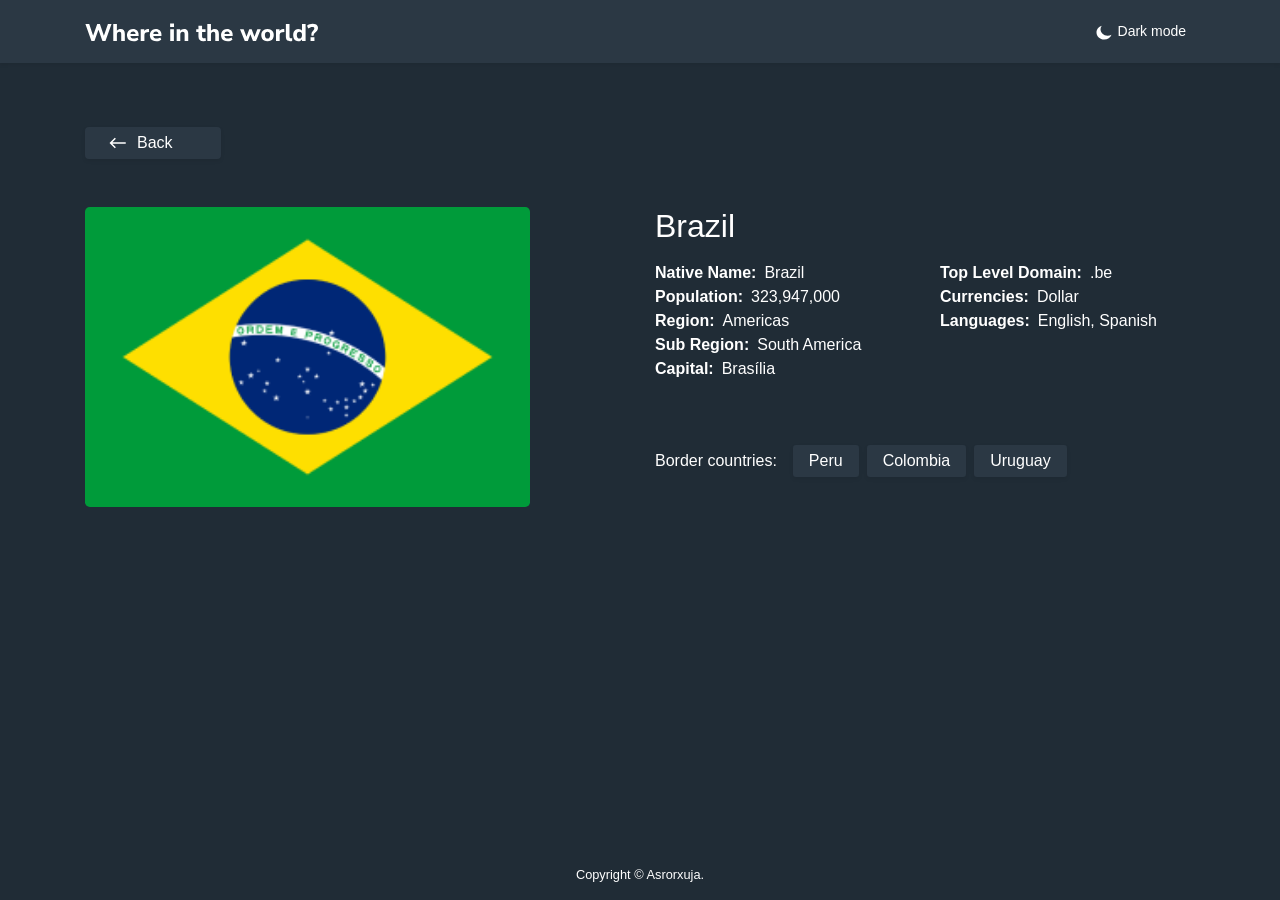
<file: country-brazil.html>
<!doctype html>
<html class="h-100" lang="en">
<head>
  <meta charset="utf-8">
  <meta name="viewport" content="width=device-width, initial-scale=1, shrink-to-fit=no">
  <title>Countries API | Brazil</title>
  <link rel="stylesheet" href="css/bootstrap.min.css">
  <link rel="stylesheet" href="css/styles.css">
</head>
<body class="d-flex flex-column h-100 text-white">

   <!-- SITE-HEADER -->

   <header class="site-header py-3 shadow-sm">
    <div class="container-lg d-flex justify-content-between align-items-center">
      <a class="site-header__logo" href="#">
        <svg width="233" height="19" fill="currentColor" xmlns="http://www.w3.org/2000/svg"><path d="M6.432 18L.408 1.08h3.816l3.888 11.568L12.216 1.08h2.688l3.984 11.76L22.92 1.08h3.6L20.448 18h-3.024l-3.96-11.232L9.456 18H6.432zm21.843 0V1.08h3.624v6.744a3.91 3.91 0 011.608-1.368c.656-.32 1.384-.48 2.184-.48 2.768 0 4.152 1.648 4.152 4.944V18h-3.624v-6.912c0-.816-.152-1.4-.456-1.752-.304-.368-.752-.552-1.344-.552-.768 0-1.384.24-1.848.72-.448.48-.672 1.12-.672 1.92V18h-3.624zm20.393.264c-1.392 0-2.592-.248-3.6-.744-.992-.512-1.76-1.224-2.304-2.136-.528-.928-.792-2.016-.792-3.264 0-1.216.256-2.28.768-3.192a5.655 5.655 0 012.136-2.16c.912-.528 1.96-.792 3.144-.792 1.712 0 3.072.544 4.08 1.632 1.008 1.072 1.512 2.528 1.512 4.368v.912h-8.184c.128.928.464 1.608 1.008 2.04.56.416 1.328.624 2.304.624.64 0 1.288-.096 1.944-.288a5.447 5.447 0 001.776-.888l.96 2.424c-.592.448-1.32.808-2.184 1.08a8.842 8.842 0 01-2.568.384zm-.504-9.888c-.768 0-1.392.232-1.872.696-.464.464-.752 1.112-.864 1.944h5.184c-.096-1.76-.912-2.64-2.448-2.64zM55.72 18V6.216h3.552v2.04c.56-1.376 1.76-2.136 3.6-2.28l1.056-.072.216 3.048-2.04.216c-1.792.176-2.688 1.088-2.688 2.736V18H55.72zm15.8.264c-1.392 0-2.592-.248-3.6-.744-.992-.512-1.76-1.224-2.304-2.136-.528-.928-.792-2.016-.792-3.264 0-1.216.256-2.28.768-3.192a5.654 5.654 0 012.136-2.16c.912-.528 1.96-.792 3.144-.792 1.712 0 3.072.544 4.08 1.632 1.008 1.072 1.512 2.528 1.512 4.368v.912H68.28c.128.928.464 1.608 1.008 2.04.56.416 1.328.624 2.304.624.64 0 1.288-.096 1.944-.288a5.447 5.447 0 001.776-.888l.96 2.424c-.592.448-1.32.808-2.184 1.08a8.842 8.842 0 01-2.568.384zm-.504-9.888c-.768 0-1.392.232-1.872.696-.464.464-.752 1.112-.864 1.944h5.184c-.096-1.76-.912-2.64-2.448-2.64zm14.091-4.44V.552h3.912v3.384h-3.912zM85.251 18V6.216h3.624V18h-3.624zm6.422 0V6.216h3.552v1.728a3.94 3.94 0 011.608-1.464c.672-.336 1.424-.504 2.256-.504 1.392 0 2.432.408 3.12 1.224.688.8 1.032 2.04 1.032 3.72V18h-3.624v-6.912c0-.816-.152-1.4-.456-1.752-.304-.368-.752-.552-1.344-.552-.768 0-1.384.24-1.848.72-.448.48-.672 1.12-.672 1.92V18h-3.624zm26.737.264c-3.312 0-4.968-1.608-4.968-4.824V8.928h-2.232V6.216h2.232V2.76h3.624v3.456h3.48v2.712h-3.48v4.368c0 .672.152 1.176.456 1.512.32.336.824.504 1.512.504.208 0 .424-.024.648-.072.24-.048.496-.112.768-.192l.528 2.64a4.586 4.586 0 01-1.2.408c-.464.112-.92.168-1.368.168zm3.92-.264V1.08h3.624v6.744a3.91 3.91 0 011.608-1.368c.656-.32 1.384-.48 2.184-.48 2.768 0 4.152 1.648 4.152 4.944V18h-3.624v-6.912c0-.816-.152-1.4-.456-1.752-.304-.368-.752-.552-1.344-.552-.768 0-1.384.24-1.848.72-.448.48-.672 1.12-.672 1.92V18h-3.624zm20.393.264c-1.392 0-2.592-.248-3.6-.744-.992-.512-1.76-1.224-2.304-2.136-.528-.928-.792-2.016-.792-3.264 0-1.216.256-2.28.768-3.192a5.654 5.654 0 012.136-2.16c.912-.528 1.96-.792 3.144-.792 1.712 0 3.072.544 4.08 1.632 1.008 1.072 1.512 2.528 1.512 4.368v.912h-8.184c.128.928.464 1.608 1.008 2.04.56.416 1.328.624 2.304.624.64 0 1.288-.096 1.944-.288a5.447 5.447 0 001.776-.888l.96 2.424c-.592.448-1.32.808-2.184 1.08a8.842 8.842 0 01-2.568.384zm-.504-9.888c-.768 0-1.392.232-1.872.696-.464.464-.752 1.112-.864 1.944h5.184c-.096-1.76-.912-2.64-2.448-2.64zM159.791 18L154.99 6.216h3.673l2.808 7.56 2.808-7.56h2.4l2.808 7.656 2.808-7.656h3.48L171.023 18h-3.072l-2.592-6.696-2.52 6.696h-3.048zm22.718.264c-1.264 0-2.368-.248-3.312-.744a5.44 5.44 0 01-2.16-2.136c-.512-.928-.768-2.024-.768-3.288 0-1.248.256-2.328.768-3.24a5.242 5.242 0 012.16-2.136c.944-.496 2.048-.744 3.312-.744 1.264 0 2.36.248 3.288.744a5.207 5.207 0 012.184 2.136c.528.912.792 1.992.792 3.24 0 1.264-.264 2.36-.792 3.288a5.4 5.4 0 01-2.184 2.136c-.928.496-2.024.744-3.288.744zm0-2.712c.768 0 1.392-.28 1.872-.84.496-.56.744-1.432.744-2.616 0-1.168-.248-2.024-.744-2.568-.48-.56-1.104-.84-1.872-.84s-1.392.28-1.872.84c-.48.544-.72 1.4-.72 2.568 0 1.184.24 2.056.72 2.616s1.104.84 1.872.84zM190.978 18V6.216h3.552v2.04c.56-1.376 1.76-2.136 3.6-2.28l1.056-.072.216 3.048-2.04.216c-1.792.176-2.688 1.088-2.688 2.736V18h-3.696zm14.283.264c-1.52 0-2.632-.392-3.336-1.176-.704-.8-1.056-1.984-1.056-3.552V1.08h3.624v12.312c0 1.28.568 1.92 1.704 1.92.176 0 .344-.008.504-.024.176-.016.344-.048.504-.096L207.157 18a6.784 6.784 0 01-1.896.264zm8.067 0c-1.024 0-1.928-.248-2.712-.744-.768-.512-1.368-1.224-1.8-2.136-.432-.928-.648-2.024-.648-3.288 0-1.264.216-2.352.648-3.264.432-.912 1.032-1.616 1.8-2.112.784-.496 1.688-.744 2.712-.744.784 0 1.504.168 2.16.504.656.336 1.152.784 1.488 1.344V1.08h3.624V18h-3.552v-1.776c-.32.624-.816 1.12-1.488 1.488-.656.368-1.4.552-2.232.552zm1.08-2.712c.768 0 1.392-.28 1.872-.84.496-.56.744-1.432.744-2.616 0-1.168-.248-2.024-.744-2.568-.48-.56-1.104-.84-1.872-.84s-1.392.28-1.872.84c-.48.544-.72 1.4-.72 2.568 0 1.184.24 2.056.72 2.616s1.104.84 1.872.84zm12.008-2.904V11.52c0-.704.128-1.352.384-1.944.256-.608.696-1.248 1.32-1.92.448-.48.76-.888.936-1.224a2.39 2.39 0 00.264-1.08c0-.448-.168-.8-.504-1.056-.32-.256-.784-.384-1.392-.384-1.488 0-2.888.536-4.2 1.608l-1.176-2.736c.704-.608 1.56-1.088 2.568-1.44a9.258 9.258 0 013.072-.528c1.056 0 1.984.176 2.784.528.8.336 1.416.816 1.848 1.44.448.608.672 1.32.672 2.136 0 .736-.168 1.416-.504 2.04-.32.624-.896 1.28-1.728 1.968-.752.624-1.272 1.168-1.56 1.632-.272.464-.44.912-.504 1.344l-.12.744h-2.16zM225.552 18v-3.84h3.888V18h-3.888z" fill="#fff"/></svg>
      </a>
      <button class="site-header__theme-toggler btn btn-sm btn-white text-white" type="button">
        <span class="d-flex align-items-center">
          <svg class="mr-1" width="20" height="20" viewBox="0 0 20 20" fill="none" xmlns="http://www.w3.org/2000/svg">
            <path fill-rule="evenodd" clip-rule="evenodd" d="M13.5532 13.815C9.66857 13.815 6.51929 10.9278 6.51929 7.36821C6.51929 6.0253 6.96679 4.78158 7.73143 3.75C4.69036 4.69515 2.5 7.33122 2.5 10.4381C2.5 14.3385 5.94929 17.5 10.2036 17.5C13.5929 17.5 16.4696 15.4932 17.5 12.7045C16.375 13.4048 15.0161 13.815 13.5532 13.815Z" fill="white"/>
            </svg>
          <span class="site-header__theme-toggler-text">Dark mode</span>
        </span>
      </button>
    </div>
  </header>

<!-- SITE-MAIN -->

  <main class="flex-grow-1 py-4 py-md-5">
    <section class="countries container-lg">
      <h1 class="sr-only">Brazil</h1>
      <a class="links links-back-country shadow-sm mt-3 mb-5 text-white py-1 px-4 rounded" href="index.html">Back</a>
      <div class="row justify-content-between">
        <div class="col-md-5 mb-5 mb-md-0">
          <img class="d-block img-fluid w-100 rounded-lg" src="img/brazil.png" alt="Flag of Brazil" width="264" height="160">
        </div>

        <div class="col-md-6">
          <h3 class="h2 mb-3">Brazil</h3>
          <div class="row mb-lg-5">
            <div class="col-sm-6 mb-4 mb-sm-0">
              <dl>
                <div class="d-flex flex-wrap">
                  <dt class="mr-2">Native Name:</dt>
                  <dd class="mb-0">Brazil</dd>
                </div>
                <div class="d-flex flex-wrap">
                  <dt class="mr-2">Population:</dt>
                  <dd class="mb-0">323,947,000</dd>
                </div>
                <div class="d-flex flex-wrap">
                  <dt class="mr-2">Region:</dt>
                  <dd class="mb-0">Americas</dd>
                </div>
                <div class="d-flex flex-wrap">
                  <dt class="mr-2">Sub Region:</dt>
                  <dd class="mb-0">South America</dd>
                </div>
                <div class="d-flex flex-wrap">
                  <dt class="mr-2">Capital:</dt>
                  <dd class="mb-0">Brasília</dd>
                </div>
              </dl>
            </div>

            <div class="col-sm-6 col-md-6">
              <dl>
                <div class="d-flex flex-wrap">
                  <dt class="mr-2">Top Level Domain:</dt>
                  <dd class="mb-0">.be</dd>
                </div>
                <div class="d-flex flex-wrap">
                  <dt class="mr-2">Currencies:</dt>
                  <dd class="mb-0">Dollar</dd>
                </div>
                <div class="d-flex flex-wrap">
                  <dt class="mr-2">Languages:</dt>
                  <dd class="mb-0">English, Spanish</dd>
                </div>
              </dl>
            </div>
          </div>

          <div class="d-lg-flex align-items-md-center">
            <p class="my-4 my-lg-0 mr-md-3">Border countries:</p>
            <ul class="list-unstyled d-flex align-items-center m-0">
              <li class="mr-2">
                <a class="links text-white shadow-sm py-1 px-3 rounded-sm" href="index.html">Peru</a>
              </li>
              <li class="mr-2">
                <a class="links text-white shadow-sm py-1 px-3 rounded-sm" href="index.html">Colombia</a>
              </li>
              <li class="mr-2">
                <a class="links text-white shadow-sm py-1 px-3 rounded-sm" href="index.html">Uruguay</a>
              </li>
            </ul>
          </div>

        </div>
      </div>
    </section>
  </main>


  <footer class="site-footer py-3 mt-auto text-center">
    <div class="container">
      <p class="mb-0 small">Copyright &copy; Asrorxuja.</p>
    </div>
  </footer>


  <script src="js/jquery-3.6.0.min.js"></script>
  <script src="js/bootstrap.bundle.min.js"></script>
</body>
</html>
</file>
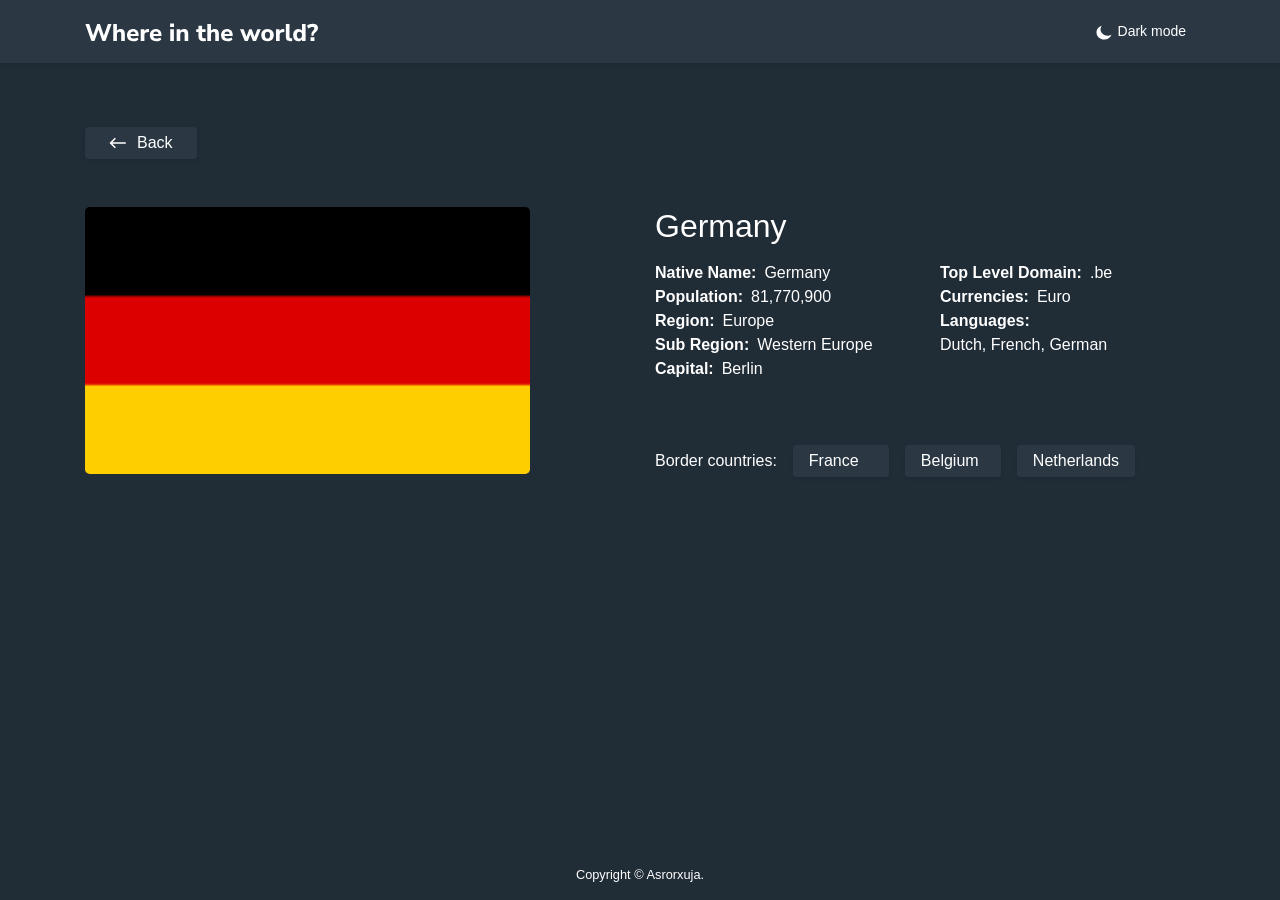
<file: country-germany.html>
<!doctype html>
<html class="h-100" lang="en">
<head>
  <meta charset="utf-8">
  <meta name="viewport" content="width=device-width, initial-scale=1, shrink-to-fit=no">
  <title>Countries API | Germany</title>
  <link rel="stylesheet" href="css/bootstrap.min.css">
  <link rel="stylesheet" href="css/styles.css">
</head>
<body class="d-flex flex-column h-100 text-white">

   <!-- SITE-HEADER -->

   <header class="site-header py-3 shadow-sm">
    <div class="container-lg d-flex justify-content-between align-items-center">
      <a class="site-header__logo" href="#">
        <svg width="233" height="19" fill="currentColor" xmlns="http://www.w3.org/2000/svg"><path d="M6.432 18L.408 1.08h3.816l3.888 11.568L12.216 1.08h2.688l3.984 11.76L22.92 1.08h3.6L20.448 18h-3.024l-3.96-11.232L9.456 18H6.432zm21.843 0V1.08h3.624v6.744a3.91 3.91 0 011.608-1.368c.656-.32 1.384-.48 2.184-.48 2.768 0 4.152 1.648 4.152 4.944V18h-3.624v-6.912c0-.816-.152-1.4-.456-1.752-.304-.368-.752-.552-1.344-.552-.768 0-1.384.24-1.848.72-.448.48-.672 1.12-.672 1.92V18h-3.624zm20.393.264c-1.392 0-2.592-.248-3.6-.744-.992-.512-1.76-1.224-2.304-2.136-.528-.928-.792-2.016-.792-3.264 0-1.216.256-2.28.768-3.192a5.655 5.655 0 012.136-2.16c.912-.528 1.96-.792 3.144-.792 1.712 0 3.072.544 4.08 1.632 1.008 1.072 1.512 2.528 1.512 4.368v.912h-8.184c.128.928.464 1.608 1.008 2.04.56.416 1.328.624 2.304.624.64 0 1.288-.096 1.944-.288a5.447 5.447 0 001.776-.888l.96 2.424c-.592.448-1.32.808-2.184 1.08a8.842 8.842 0 01-2.568.384zm-.504-9.888c-.768 0-1.392.232-1.872.696-.464.464-.752 1.112-.864 1.944h5.184c-.096-1.76-.912-2.64-2.448-2.64zM55.72 18V6.216h3.552v2.04c.56-1.376 1.76-2.136 3.6-2.28l1.056-.072.216 3.048-2.04.216c-1.792.176-2.688 1.088-2.688 2.736V18H55.72zm15.8.264c-1.392 0-2.592-.248-3.6-.744-.992-.512-1.76-1.224-2.304-2.136-.528-.928-.792-2.016-.792-3.264 0-1.216.256-2.28.768-3.192a5.654 5.654 0 012.136-2.16c.912-.528 1.96-.792 3.144-.792 1.712 0 3.072.544 4.08 1.632 1.008 1.072 1.512 2.528 1.512 4.368v.912H68.28c.128.928.464 1.608 1.008 2.04.56.416 1.328.624 2.304.624.64 0 1.288-.096 1.944-.288a5.447 5.447 0 001.776-.888l.96 2.424c-.592.448-1.32.808-2.184 1.08a8.842 8.842 0 01-2.568.384zm-.504-9.888c-.768 0-1.392.232-1.872.696-.464.464-.752 1.112-.864 1.944h5.184c-.096-1.76-.912-2.64-2.448-2.64zm14.091-4.44V.552h3.912v3.384h-3.912zM85.251 18V6.216h3.624V18h-3.624zm6.422 0V6.216h3.552v1.728a3.94 3.94 0 011.608-1.464c.672-.336 1.424-.504 2.256-.504 1.392 0 2.432.408 3.12 1.224.688.8 1.032 2.04 1.032 3.72V18h-3.624v-6.912c0-.816-.152-1.4-.456-1.752-.304-.368-.752-.552-1.344-.552-.768 0-1.384.24-1.848.72-.448.48-.672 1.12-.672 1.92V18h-3.624zm26.737.264c-3.312 0-4.968-1.608-4.968-4.824V8.928h-2.232V6.216h2.232V2.76h3.624v3.456h3.48v2.712h-3.48v4.368c0 .672.152 1.176.456 1.512.32.336.824.504 1.512.504.208 0 .424-.024.648-.072.24-.048.496-.112.768-.192l.528 2.64a4.586 4.586 0 01-1.2.408c-.464.112-.92.168-1.368.168zm3.92-.264V1.08h3.624v6.744a3.91 3.91 0 011.608-1.368c.656-.32 1.384-.48 2.184-.48 2.768 0 4.152 1.648 4.152 4.944V18h-3.624v-6.912c0-.816-.152-1.4-.456-1.752-.304-.368-.752-.552-1.344-.552-.768 0-1.384.24-1.848.72-.448.48-.672 1.12-.672 1.92V18h-3.624zm20.393.264c-1.392 0-2.592-.248-3.6-.744-.992-.512-1.76-1.224-2.304-2.136-.528-.928-.792-2.016-.792-3.264 0-1.216.256-2.28.768-3.192a5.654 5.654 0 012.136-2.16c.912-.528 1.96-.792 3.144-.792 1.712 0 3.072.544 4.08 1.632 1.008 1.072 1.512 2.528 1.512 4.368v.912h-8.184c.128.928.464 1.608 1.008 2.04.56.416 1.328.624 2.304.624.64 0 1.288-.096 1.944-.288a5.447 5.447 0 001.776-.888l.96 2.424c-.592.448-1.32.808-2.184 1.08a8.842 8.842 0 01-2.568.384zm-.504-9.888c-.768 0-1.392.232-1.872.696-.464.464-.752 1.112-.864 1.944h5.184c-.096-1.76-.912-2.64-2.448-2.64zM159.791 18L154.99 6.216h3.673l2.808 7.56 2.808-7.56h2.4l2.808 7.656 2.808-7.656h3.48L171.023 18h-3.072l-2.592-6.696-2.52 6.696h-3.048zm22.718.264c-1.264 0-2.368-.248-3.312-.744a5.44 5.44 0 01-2.16-2.136c-.512-.928-.768-2.024-.768-3.288 0-1.248.256-2.328.768-3.24a5.242 5.242 0 012.16-2.136c.944-.496 2.048-.744 3.312-.744 1.264 0 2.36.248 3.288.744a5.207 5.207 0 012.184 2.136c.528.912.792 1.992.792 3.24 0 1.264-.264 2.36-.792 3.288a5.4 5.4 0 01-2.184 2.136c-.928.496-2.024.744-3.288.744zm0-2.712c.768 0 1.392-.28 1.872-.84.496-.56.744-1.432.744-2.616 0-1.168-.248-2.024-.744-2.568-.48-.56-1.104-.84-1.872-.84s-1.392.28-1.872.84c-.48.544-.72 1.4-.72 2.568 0 1.184.24 2.056.72 2.616s1.104.84 1.872.84zM190.978 18V6.216h3.552v2.04c.56-1.376 1.76-2.136 3.6-2.28l1.056-.072.216 3.048-2.04.216c-1.792.176-2.688 1.088-2.688 2.736V18h-3.696zm14.283.264c-1.52 0-2.632-.392-3.336-1.176-.704-.8-1.056-1.984-1.056-3.552V1.08h3.624v12.312c0 1.28.568 1.92 1.704 1.92.176 0 .344-.008.504-.024.176-.016.344-.048.504-.096L207.157 18a6.784 6.784 0 01-1.896.264zm8.067 0c-1.024 0-1.928-.248-2.712-.744-.768-.512-1.368-1.224-1.8-2.136-.432-.928-.648-2.024-.648-3.288 0-1.264.216-2.352.648-3.264.432-.912 1.032-1.616 1.8-2.112.784-.496 1.688-.744 2.712-.744.784 0 1.504.168 2.16.504.656.336 1.152.784 1.488 1.344V1.08h3.624V18h-3.552v-1.776c-.32.624-.816 1.12-1.488 1.488-.656.368-1.4.552-2.232.552zm1.08-2.712c.768 0 1.392-.28 1.872-.84.496-.56.744-1.432.744-2.616 0-1.168-.248-2.024-.744-2.568-.48-.56-1.104-.84-1.872-.84s-1.392.28-1.872.84c-.48.544-.72 1.4-.72 2.568 0 1.184.24 2.056.72 2.616s1.104.84 1.872.84zm12.008-2.904V11.52c0-.704.128-1.352.384-1.944.256-.608.696-1.248 1.32-1.92.448-.48.76-.888.936-1.224a2.39 2.39 0 00.264-1.08c0-.448-.168-.8-.504-1.056-.32-.256-.784-.384-1.392-.384-1.488 0-2.888.536-4.2 1.608l-1.176-2.736c.704-.608 1.56-1.088 2.568-1.44a9.258 9.258 0 013.072-.528c1.056 0 1.984.176 2.784.528.8.336 1.416.816 1.848 1.44.448.608.672 1.32.672 2.136 0 .736-.168 1.416-.504 2.04-.32.624-.896 1.28-1.728 1.968-.752.624-1.272 1.168-1.56 1.632-.272.464-.44.912-.504 1.344l-.12.744h-2.16zM225.552 18v-3.84h3.888V18h-3.888z" fill="#fff"/></svg>
      </a>
      <button class="site-header__theme-toggler btn btn-sm btn-white text-white" type="button">
        <span class="d-flex align-items-center">
          <svg class="mr-1" width="20" height="20" viewBox="0 0 20 20" fill="none" xmlns="http://www.w3.org/2000/svg">
            <path fill-rule="evenodd" clip-rule="evenodd" d="M13.5532 13.815C9.66857 13.815 6.51929 10.9278 6.51929 7.36821C6.51929 6.0253 6.96679 4.78158 7.73143 3.75C4.69036 4.69515 2.5 7.33122 2.5 10.4381C2.5 14.3385 5.94929 17.5 10.2036 17.5C13.5929 17.5 16.4696 15.4932 17.5 12.7045C16.375 13.4048 15.0161 13.815 13.5532 13.815Z" fill="white"/>
            </svg>
          <span class="site-header__theme-toggler-text">Dark mode</span>
        </span>
      </button>
    </div>
  </header>

<!-- SITE-MAIN -->

  <main class="flex-grow-1 py-4 py-md-5">
    <section class="countries container-lg">
      <h1 class="sr-only">Germany</h1>
      <a class="links border-countries__link links-back-country shadow-sm mt-3 mb-5 text-white py-1 px-4 rounded" href="index.html">Back</a>
      <div class="row justify-content-between">
        <div class="col-md-5 mb-5 mb-md-0">
          <img class="d-block img-fluid w-100 rounded-lg" src="img/germany.png" alt="Flag of Germany" width="264" height="160">
        </div>

        <div class="col-md-6">
          <h2 class="mb-3">Germany</h2>
          <div class="row mb-lg-5">
            <div class="col-sm-6 mb-4 mb-sm-0">
              <dl>
                <div class="d-flex flex-wrap">
                  <dt class="mr-2">Native Name:</dt>
                  <dd class="mb-0">Germany</dd>
                </div>
                <div class="d-flex flex-wrap">
                  <dt class="mr-2">Population:</dt>
                  <dd class="mb-0">81,770,900</dd>
                </div>
                <div class="d-flex flex-wrap">
                  <dt class="mr-2">Region:</dt>
                  <dd class="mb-0">Europe</dd>
                </div>
                <div class="d-flex flex-wrap">
                  <dt class="mr-2">Sub Region:</dt>
                  <dd class="mb-0">Western Europe</dd>
                </div>
                <div class="d-flex flex-wrap">
                  <dt class="mr-2">Capital:</dt>
                  <dd class="mb-0">Berlin</dd>
                </div>
              </dl>
            </div>

            <div class="col-sm-6 col-md-6">
              <dl>
                <div class="d-flex flex-wrap">
                  <dt class="mr-2">Top Level Domain:</dt>
                  <dd class="mb-0">.be</dd>
                </div>
                <div class="d-flex flex-wrap">
                  <dt class="mr-2">Currencies:</dt>
                  <dd class="mb-0">Euro</dd>
                </div>
                <div class="d-flex flex-wrap">
                  <dt class="mr-2">Languages:</dt>
                  <dd class="mb-0">Dutch, French, German</dd>
                </div>
              </dl>
            </div>
          </div>

          <div class="d-lg-flex align-items-md-center flex-wrap">
            <p class="my-4 my-lg-0 mr-md-3">Border countries:</p>
            <ul class="border-countries list-unstyled d-flex flex-wrap align-items-center m-0">
              <li class="border-countries__item mr-3 mb-2 mb-sm-0">
                <a class="links border-countries__link text-white shadow-sm py-1 px-3 rounded-sm" href="index.html">France</a>
              </li>
              <li class="border-countries__item mr-3 mb-2 mb-sm-0">
                <a class="links border-countries__link text-white shadow-sm py-1 px-3 rounded-sm" href="index.html">Belgium</a>
              </li>
              <li class="border-countries__item mr-3 mb-2 mb-sm-0">
                <a class="links border-countries__link text-white shadow-sm py-1 px-3 rounded-sm" href="index.html">Netherlands</a>
              </li>
            </ul>
          </div>

        </div>
      </div>
    </section>
  </main>


  <footer class="site-footer py-3 mt-auto text-center">
    <div class="container">
      <p class="mb-0 small">Copyright &copy; Asrorxuja.</p>
    </div>
  </footer>


  <script src="js/jquery-3.6.0.min.js"></script>
  <script src="js/bootstrap.bundle.min.js"></script>
</body>
</html>
</file>
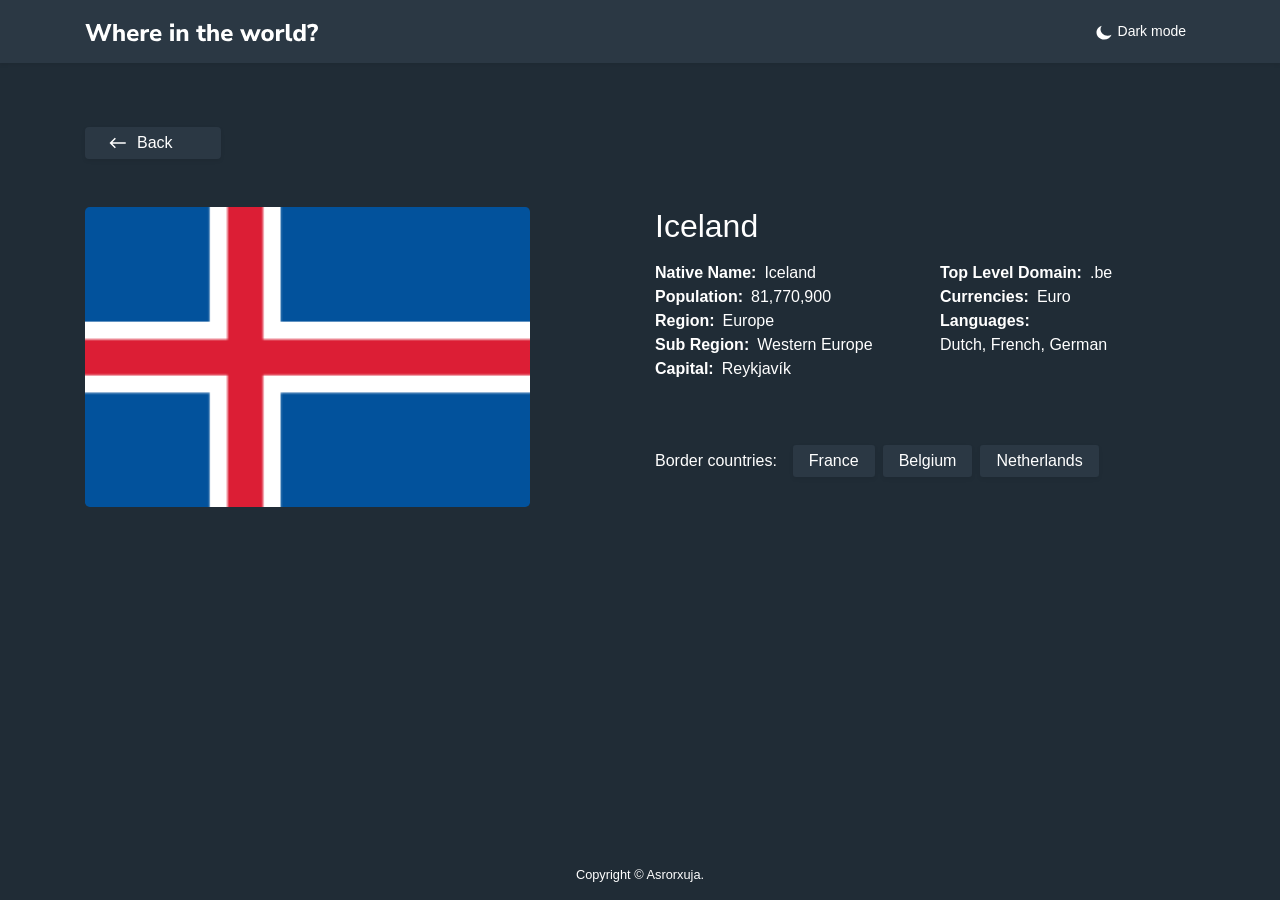
<file: country-iceland.html>
<!doctype html>
<html class="h-100" lang="en">
<head>
  <meta charset="utf-8">
  <meta name="viewport" content="width=device-width, initial-scale=1, shrink-to-fit=no">
  <title>Countries API | Iceland</title>
  <link rel="stylesheet" href="css/bootstrap.min.css">
  <link rel="stylesheet" href="css/styles.css">
</head>
<body class="d-flex flex-column h-100 text-white">

   <!-- SITE-HEADER -->

   <header class="site-header py-3 shadow-sm">
    <div class="container-lg d-flex justify-content-between align-items-center">
      <a class="site-header__logo" href="#">
        <svg width="233" height="19" fill="currentColor" xmlns="http://www.w3.org/2000/svg"><path d="M6.432 18L.408 1.08h3.816l3.888 11.568L12.216 1.08h2.688l3.984 11.76L22.92 1.08h3.6L20.448 18h-3.024l-3.96-11.232L9.456 18H6.432zm21.843 0V1.08h3.624v6.744a3.91 3.91 0 011.608-1.368c.656-.32 1.384-.48 2.184-.48 2.768 0 4.152 1.648 4.152 4.944V18h-3.624v-6.912c0-.816-.152-1.4-.456-1.752-.304-.368-.752-.552-1.344-.552-.768 0-1.384.24-1.848.72-.448.48-.672 1.12-.672 1.92V18h-3.624zm20.393.264c-1.392 0-2.592-.248-3.6-.744-.992-.512-1.76-1.224-2.304-2.136-.528-.928-.792-2.016-.792-3.264 0-1.216.256-2.28.768-3.192a5.655 5.655 0 012.136-2.16c.912-.528 1.96-.792 3.144-.792 1.712 0 3.072.544 4.08 1.632 1.008 1.072 1.512 2.528 1.512 4.368v.912h-8.184c.128.928.464 1.608 1.008 2.04.56.416 1.328.624 2.304.624.64 0 1.288-.096 1.944-.288a5.447 5.447 0 001.776-.888l.96 2.424c-.592.448-1.32.808-2.184 1.08a8.842 8.842 0 01-2.568.384zm-.504-9.888c-.768 0-1.392.232-1.872.696-.464.464-.752 1.112-.864 1.944h5.184c-.096-1.76-.912-2.64-2.448-2.64zM55.72 18V6.216h3.552v2.04c.56-1.376 1.76-2.136 3.6-2.28l1.056-.072.216 3.048-2.04.216c-1.792.176-2.688 1.088-2.688 2.736V18H55.72zm15.8.264c-1.392 0-2.592-.248-3.6-.744-.992-.512-1.76-1.224-2.304-2.136-.528-.928-.792-2.016-.792-3.264 0-1.216.256-2.28.768-3.192a5.654 5.654 0 012.136-2.16c.912-.528 1.96-.792 3.144-.792 1.712 0 3.072.544 4.08 1.632 1.008 1.072 1.512 2.528 1.512 4.368v.912H68.28c.128.928.464 1.608 1.008 2.04.56.416 1.328.624 2.304.624.64 0 1.288-.096 1.944-.288a5.447 5.447 0 001.776-.888l.96 2.424c-.592.448-1.32.808-2.184 1.08a8.842 8.842 0 01-2.568.384zm-.504-9.888c-.768 0-1.392.232-1.872.696-.464.464-.752 1.112-.864 1.944h5.184c-.096-1.76-.912-2.64-2.448-2.64zm14.091-4.44V.552h3.912v3.384h-3.912zM85.251 18V6.216h3.624V18h-3.624zm6.422 0V6.216h3.552v1.728a3.94 3.94 0 011.608-1.464c.672-.336 1.424-.504 2.256-.504 1.392 0 2.432.408 3.12 1.224.688.8 1.032 2.04 1.032 3.72V18h-3.624v-6.912c0-.816-.152-1.4-.456-1.752-.304-.368-.752-.552-1.344-.552-.768 0-1.384.24-1.848.72-.448.48-.672 1.12-.672 1.92V18h-3.624zm26.737.264c-3.312 0-4.968-1.608-4.968-4.824V8.928h-2.232V6.216h2.232V2.76h3.624v3.456h3.48v2.712h-3.48v4.368c0 .672.152 1.176.456 1.512.32.336.824.504 1.512.504.208 0 .424-.024.648-.072.24-.048.496-.112.768-.192l.528 2.64a4.586 4.586 0 01-1.2.408c-.464.112-.92.168-1.368.168zm3.92-.264V1.08h3.624v6.744a3.91 3.91 0 011.608-1.368c.656-.32 1.384-.48 2.184-.48 2.768 0 4.152 1.648 4.152 4.944V18h-3.624v-6.912c0-.816-.152-1.4-.456-1.752-.304-.368-.752-.552-1.344-.552-.768 0-1.384.24-1.848.72-.448.48-.672 1.12-.672 1.92V18h-3.624zm20.393.264c-1.392 0-2.592-.248-3.6-.744-.992-.512-1.76-1.224-2.304-2.136-.528-.928-.792-2.016-.792-3.264 0-1.216.256-2.28.768-3.192a5.654 5.654 0 012.136-2.16c.912-.528 1.96-.792 3.144-.792 1.712 0 3.072.544 4.08 1.632 1.008 1.072 1.512 2.528 1.512 4.368v.912h-8.184c.128.928.464 1.608 1.008 2.04.56.416 1.328.624 2.304.624.64 0 1.288-.096 1.944-.288a5.447 5.447 0 001.776-.888l.96 2.424c-.592.448-1.32.808-2.184 1.08a8.842 8.842 0 01-2.568.384zm-.504-9.888c-.768 0-1.392.232-1.872.696-.464.464-.752 1.112-.864 1.944h5.184c-.096-1.76-.912-2.64-2.448-2.64zM159.791 18L154.99 6.216h3.673l2.808 7.56 2.808-7.56h2.4l2.808 7.656 2.808-7.656h3.48L171.023 18h-3.072l-2.592-6.696-2.52 6.696h-3.048zm22.718.264c-1.264 0-2.368-.248-3.312-.744a5.44 5.44 0 01-2.16-2.136c-.512-.928-.768-2.024-.768-3.288 0-1.248.256-2.328.768-3.24a5.242 5.242 0 012.16-2.136c.944-.496 2.048-.744 3.312-.744 1.264 0 2.36.248 3.288.744a5.207 5.207 0 012.184 2.136c.528.912.792 1.992.792 3.24 0 1.264-.264 2.36-.792 3.288a5.4 5.4 0 01-2.184 2.136c-.928.496-2.024.744-3.288.744zm0-2.712c.768 0 1.392-.28 1.872-.84.496-.56.744-1.432.744-2.616 0-1.168-.248-2.024-.744-2.568-.48-.56-1.104-.84-1.872-.84s-1.392.28-1.872.84c-.48.544-.72 1.4-.72 2.568 0 1.184.24 2.056.72 2.616s1.104.84 1.872.84zM190.978 18V6.216h3.552v2.04c.56-1.376 1.76-2.136 3.6-2.28l1.056-.072.216 3.048-2.04.216c-1.792.176-2.688 1.088-2.688 2.736V18h-3.696zm14.283.264c-1.52 0-2.632-.392-3.336-1.176-.704-.8-1.056-1.984-1.056-3.552V1.08h3.624v12.312c0 1.28.568 1.92 1.704 1.92.176 0 .344-.008.504-.024.176-.016.344-.048.504-.096L207.157 18a6.784 6.784 0 01-1.896.264zm8.067 0c-1.024 0-1.928-.248-2.712-.744-.768-.512-1.368-1.224-1.8-2.136-.432-.928-.648-2.024-.648-3.288 0-1.264.216-2.352.648-3.264.432-.912 1.032-1.616 1.8-2.112.784-.496 1.688-.744 2.712-.744.784 0 1.504.168 2.16.504.656.336 1.152.784 1.488 1.344V1.08h3.624V18h-3.552v-1.776c-.32.624-.816 1.12-1.488 1.488-.656.368-1.4.552-2.232.552zm1.08-2.712c.768 0 1.392-.28 1.872-.84.496-.56.744-1.432.744-2.616 0-1.168-.248-2.024-.744-2.568-.48-.56-1.104-.84-1.872-.84s-1.392.28-1.872.84c-.48.544-.72 1.4-.72 2.568 0 1.184.24 2.056.72 2.616s1.104.84 1.872.84zm12.008-2.904V11.52c0-.704.128-1.352.384-1.944.256-.608.696-1.248 1.32-1.92.448-.48.76-.888.936-1.224a2.39 2.39 0 00.264-1.08c0-.448-.168-.8-.504-1.056-.32-.256-.784-.384-1.392-.384-1.488 0-2.888.536-4.2 1.608l-1.176-2.736c.704-.608 1.56-1.088 2.568-1.44a9.258 9.258 0 013.072-.528c1.056 0 1.984.176 2.784.528.8.336 1.416.816 1.848 1.44.448.608.672 1.32.672 2.136 0 .736-.168 1.416-.504 2.04-.32.624-.896 1.28-1.728 1.968-.752.624-1.272 1.168-1.56 1.632-.272.464-.44.912-.504 1.344l-.12.744h-2.16zM225.552 18v-3.84h3.888V18h-3.888z" fill="#fff"/></svg>
      </a>
      <button class="site-header__theme-toggler btn btn-sm btn-white text-white" type="button">
        <span class="d-flex align-items-center">
          <svg class="mr-1" width="20" height="20" viewBox="0 0 20 20" fill="none" xmlns="http://www.w3.org/2000/svg">
            <path fill-rule="evenodd" clip-rule="evenodd" d="M13.5532 13.815C9.66857 13.815 6.51929 10.9278 6.51929 7.36821C6.51929 6.0253 6.96679 4.78158 7.73143 3.75C4.69036 4.69515 2.5 7.33122 2.5 10.4381C2.5 14.3385 5.94929 17.5 10.2036 17.5C13.5929 17.5 16.4696 15.4932 17.5 12.7045C16.375 13.4048 15.0161 13.815 13.5532 13.815Z" fill="white"/>
            </svg>
          <span class="site-header__theme-toggler-text">Dark mode</span>
        </span>
      </button>
    </div>
  </header>

<!-- SITE-MAIN -->

  <main class="flex-grow-1 py-4 py-md-5">
    <section class="countries container-lg">
      <h1 class="sr-only">Iceland</h1>
      <a class="links links-back-country shadow-sm mt-3 mb-5 text-white py-1 px-4 rounded" href="index.html">Back</a>
      <div class="row justify-content-between">
        <div class="col-md-5 mb-5 mb-md-0">
          <img class="d-block img-fluid w-100 rounded-lg" src="img/iceland.png" alt="Flag of Iceland" width="264" height="160">
        </div>

        <div class="col-md-6">
          <h3 class="h2 mb-3">Iceland</h3>
          <div class="row mb-lg-5">
            <div class="col-sm-6 mb-4 mb-sm-0">
              <dl>
                <div class="d-flex flex-wrap">
                  <dt class="mr-2">Native Name:</dt>
                  <dd class="mb-0">Iceland</dd>
                </div>
                <div class="d-flex flex-wrap">
                  <dt class="mr-2">Population:</dt>
                  <dd class="mb-0">81,770,900</dd>
                </div>
                <div class="d-flex flex-wrap">
                  <dt class="mr-2">Region:</dt>
                  <dd class="mb-0">Europe</dd>
                </div>
                <div class="d-flex flex-wrap">
                  <dt class="mr-2">Sub Region:</dt>
                  <dd class="mb-0">Western Europe</dd>
                </div>
                <div class="d-flex flex-wrap">
                  <dt class="mr-2">Capital:</dt>
                  <dd class="mb-0">Reykjavík</dd>
                </div>
              </dl>
            </div>

            <div class="col-sm-6 col-md-6">
              <dl>
                <div class="d-flex flex-wrap">
                  <dt class="mr-2">Top Level Domain:</dt>
                  <dd class="mb-0">.be</dd>
                </div>
                <div class="d-flex flex-wrap">
                  <dt class="mr-2">Currencies:</dt>
                  <dd class="mb-0">Euro</dd>
                </div>
                <div class="d-flex flex-wrap">
                  <dt class="mr-2">Languages:</dt>
                  <dd class="mb-0">Dutch, French, German</dd>
                </div>
              </dl>
            </div>
          </div>

          <div class="d-lg-flex align-items-md-center">
            <p class="my-4 my-lg-0 mr-md-3">Border countries:</p>
            <ul class="list-unstyled d-flex align-items-center m-0">
              <li class="mr-2">
                <a class="links text-white shadow-sm py-1 px-3 rounded-sm" href="index.html">France</a>
              </li>
              <li class="mr-2">
                <a class="links text-white shadow-sm py-1 px-3 rounded-sm" href="index.html">Belgium</a>
              </li>
              <li class="mr-2">
                <a class="links text-white shadow-sm py-1 px-3 rounded-sm" href="index.html">Netherlands</a>
              </li>
            </ul>
          </div>

        </div>
      </div>
    </section>
  </main>


  <footer class="site-footer py-3 mt-auto text-center">
    <div class="container">
      <p class="mb-0 small">Copyright &copy; Asrorxuja.</p>
    </div>
  </footer>


  <script src="js/jquery-3.6.0.min.js"></script>
  <script src="js/bootstrap.bundle.min.js"></script>
</body>
</html>
</file>
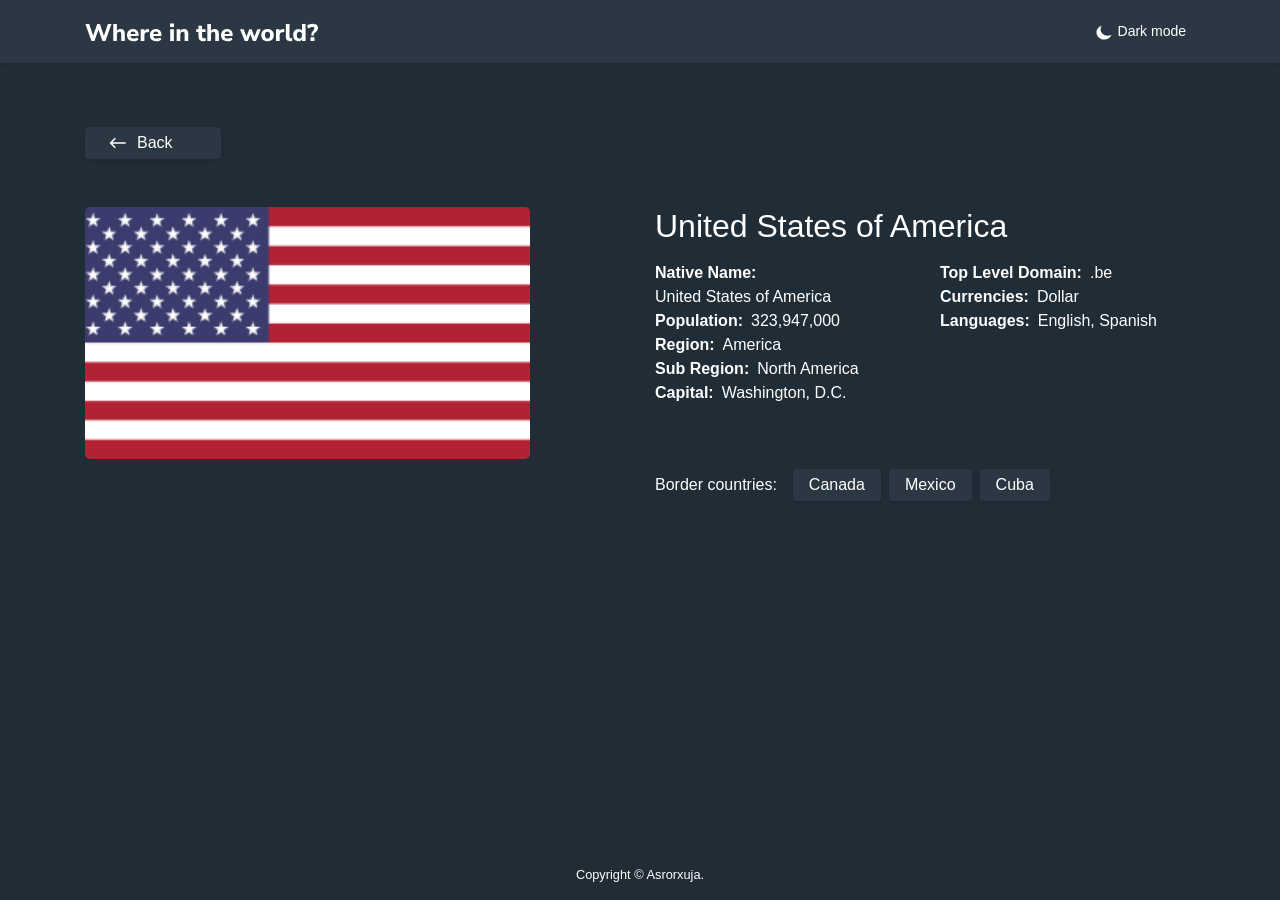
<file: country-usa.html>
<!doctype html>
<html class="h-100" lang="en">
<head>
  <meta charset="utf-8">
  <meta name="viewport" content="width=device-width, initial-scale=1, shrink-to-fit=no">
  <title>Countries API | USA</title>
  <link rel="stylesheet" href="css/bootstrap.min.css">
  <link rel="stylesheet" href="css/styles.css">
</head>
<body class="d-flex flex-column h-100 text-white">

   <!-- SITE-HEADER -->

   <header class="site-header py-3 shadow-sm">
    <div class="container-lg d-flex justify-content-between align-items-center">
      <a class="site-header__logo" href="#">
        <svg width="233" height="19" fill="currentColor" xmlns="http://www.w3.org/2000/svg"><path d="M6.432 18L.408 1.08h3.816l3.888 11.568L12.216 1.08h2.688l3.984 11.76L22.92 1.08h3.6L20.448 18h-3.024l-3.96-11.232L9.456 18H6.432zm21.843 0V1.08h3.624v6.744a3.91 3.91 0 011.608-1.368c.656-.32 1.384-.48 2.184-.48 2.768 0 4.152 1.648 4.152 4.944V18h-3.624v-6.912c0-.816-.152-1.4-.456-1.752-.304-.368-.752-.552-1.344-.552-.768 0-1.384.24-1.848.72-.448.48-.672 1.12-.672 1.92V18h-3.624zm20.393.264c-1.392 0-2.592-.248-3.6-.744-.992-.512-1.76-1.224-2.304-2.136-.528-.928-.792-2.016-.792-3.264 0-1.216.256-2.28.768-3.192a5.655 5.655 0 012.136-2.16c.912-.528 1.96-.792 3.144-.792 1.712 0 3.072.544 4.08 1.632 1.008 1.072 1.512 2.528 1.512 4.368v.912h-8.184c.128.928.464 1.608 1.008 2.04.56.416 1.328.624 2.304.624.64 0 1.288-.096 1.944-.288a5.447 5.447 0 001.776-.888l.96 2.424c-.592.448-1.32.808-2.184 1.08a8.842 8.842 0 01-2.568.384zm-.504-9.888c-.768 0-1.392.232-1.872.696-.464.464-.752 1.112-.864 1.944h5.184c-.096-1.76-.912-2.64-2.448-2.64zM55.72 18V6.216h3.552v2.04c.56-1.376 1.76-2.136 3.6-2.28l1.056-.072.216 3.048-2.04.216c-1.792.176-2.688 1.088-2.688 2.736V18H55.72zm15.8.264c-1.392 0-2.592-.248-3.6-.744-.992-.512-1.76-1.224-2.304-2.136-.528-.928-.792-2.016-.792-3.264 0-1.216.256-2.28.768-3.192a5.654 5.654 0 012.136-2.16c.912-.528 1.96-.792 3.144-.792 1.712 0 3.072.544 4.08 1.632 1.008 1.072 1.512 2.528 1.512 4.368v.912H68.28c.128.928.464 1.608 1.008 2.04.56.416 1.328.624 2.304.624.64 0 1.288-.096 1.944-.288a5.447 5.447 0 001.776-.888l.96 2.424c-.592.448-1.32.808-2.184 1.08a8.842 8.842 0 01-2.568.384zm-.504-9.888c-.768 0-1.392.232-1.872.696-.464.464-.752 1.112-.864 1.944h5.184c-.096-1.76-.912-2.64-2.448-2.64zm14.091-4.44V.552h3.912v3.384h-3.912zM85.251 18V6.216h3.624V18h-3.624zm6.422 0V6.216h3.552v1.728a3.94 3.94 0 011.608-1.464c.672-.336 1.424-.504 2.256-.504 1.392 0 2.432.408 3.12 1.224.688.8 1.032 2.04 1.032 3.72V18h-3.624v-6.912c0-.816-.152-1.4-.456-1.752-.304-.368-.752-.552-1.344-.552-.768 0-1.384.24-1.848.72-.448.48-.672 1.12-.672 1.92V18h-3.624zm26.737.264c-3.312 0-4.968-1.608-4.968-4.824V8.928h-2.232V6.216h2.232V2.76h3.624v3.456h3.48v2.712h-3.48v4.368c0 .672.152 1.176.456 1.512.32.336.824.504 1.512.504.208 0 .424-.024.648-.072.24-.048.496-.112.768-.192l.528 2.64a4.586 4.586 0 01-1.2.408c-.464.112-.92.168-1.368.168zm3.92-.264V1.08h3.624v6.744a3.91 3.91 0 011.608-1.368c.656-.32 1.384-.48 2.184-.48 2.768 0 4.152 1.648 4.152 4.944V18h-3.624v-6.912c0-.816-.152-1.4-.456-1.752-.304-.368-.752-.552-1.344-.552-.768 0-1.384.24-1.848.72-.448.48-.672 1.12-.672 1.92V18h-3.624zm20.393.264c-1.392 0-2.592-.248-3.6-.744-.992-.512-1.76-1.224-2.304-2.136-.528-.928-.792-2.016-.792-3.264 0-1.216.256-2.28.768-3.192a5.654 5.654 0 012.136-2.16c.912-.528 1.96-.792 3.144-.792 1.712 0 3.072.544 4.08 1.632 1.008 1.072 1.512 2.528 1.512 4.368v.912h-8.184c.128.928.464 1.608 1.008 2.04.56.416 1.328.624 2.304.624.64 0 1.288-.096 1.944-.288a5.447 5.447 0 001.776-.888l.96 2.424c-.592.448-1.32.808-2.184 1.08a8.842 8.842 0 01-2.568.384zm-.504-9.888c-.768 0-1.392.232-1.872.696-.464.464-.752 1.112-.864 1.944h5.184c-.096-1.76-.912-2.64-2.448-2.64zM159.791 18L154.99 6.216h3.673l2.808 7.56 2.808-7.56h2.4l2.808 7.656 2.808-7.656h3.48L171.023 18h-3.072l-2.592-6.696-2.52 6.696h-3.048zm22.718.264c-1.264 0-2.368-.248-3.312-.744a5.44 5.44 0 01-2.16-2.136c-.512-.928-.768-2.024-.768-3.288 0-1.248.256-2.328.768-3.24a5.242 5.242 0 012.16-2.136c.944-.496 2.048-.744 3.312-.744 1.264 0 2.36.248 3.288.744a5.207 5.207 0 012.184 2.136c.528.912.792 1.992.792 3.24 0 1.264-.264 2.36-.792 3.288a5.4 5.4 0 01-2.184 2.136c-.928.496-2.024.744-3.288.744zm0-2.712c.768 0 1.392-.28 1.872-.84.496-.56.744-1.432.744-2.616 0-1.168-.248-2.024-.744-2.568-.48-.56-1.104-.84-1.872-.84s-1.392.28-1.872.84c-.48.544-.72 1.4-.72 2.568 0 1.184.24 2.056.72 2.616s1.104.84 1.872.84zM190.978 18V6.216h3.552v2.04c.56-1.376 1.76-2.136 3.6-2.28l1.056-.072.216 3.048-2.04.216c-1.792.176-2.688 1.088-2.688 2.736V18h-3.696zm14.283.264c-1.52 0-2.632-.392-3.336-1.176-.704-.8-1.056-1.984-1.056-3.552V1.08h3.624v12.312c0 1.28.568 1.92 1.704 1.92.176 0 .344-.008.504-.024.176-.016.344-.048.504-.096L207.157 18a6.784 6.784 0 01-1.896.264zm8.067 0c-1.024 0-1.928-.248-2.712-.744-.768-.512-1.368-1.224-1.8-2.136-.432-.928-.648-2.024-.648-3.288 0-1.264.216-2.352.648-3.264.432-.912 1.032-1.616 1.8-2.112.784-.496 1.688-.744 2.712-.744.784 0 1.504.168 2.16.504.656.336 1.152.784 1.488 1.344V1.08h3.624V18h-3.552v-1.776c-.32.624-.816 1.12-1.488 1.488-.656.368-1.4.552-2.232.552zm1.08-2.712c.768 0 1.392-.28 1.872-.84.496-.56.744-1.432.744-2.616 0-1.168-.248-2.024-.744-2.568-.48-.56-1.104-.84-1.872-.84s-1.392.28-1.872.84c-.48.544-.72 1.4-.72 2.568 0 1.184.24 2.056.72 2.616s1.104.84 1.872.84zm12.008-2.904V11.52c0-.704.128-1.352.384-1.944.256-.608.696-1.248 1.32-1.92.448-.48.76-.888.936-1.224a2.39 2.39 0 00.264-1.08c0-.448-.168-.8-.504-1.056-.32-.256-.784-.384-1.392-.384-1.488 0-2.888.536-4.2 1.608l-1.176-2.736c.704-.608 1.56-1.088 2.568-1.44a9.258 9.258 0 013.072-.528c1.056 0 1.984.176 2.784.528.8.336 1.416.816 1.848 1.44.448.608.672 1.32.672 2.136 0 .736-.168 1.416-.504 2.04-.32.624-.896 1.28-1.728 1.968-.752.624-1.272 1.168-1.56 1.632-.272.464-.44.912-.504 1.344l-.12.744h-2.16zM225.552 18v-3.84h3.888V18h-3.888z" fill="#fff"/></svg>
      </a>
      <button class="site-header__theme-toggler btn btn-sm btn-white text-white" type="button">
        <span class="d-flex align-items-center">
          <svg class="mr-1" width="20" height="20" viewBox="0 0 20 20" fill="none" xmlns="http://www.w3.org/2000/svg">
            <path fill-rule="evenodd" clip-rule="evenodd" d="M13.5532 13.815C9.66857 13.815 6.51929 10.9278 6.51929 7.36821C6.51929 6.0253 6.96679 4.78158 7.73143 3.75C4.69036 4.69515 2.5 7.33122 2.5 10.4381C2.5 14.3385 5.94929 17.5 10.2036 17.5C13.5929 17.5 16.4696 15.4932 17.5 12.7045C16.375 13.4048 15.0161 13.815 13.5532 13.815Z" fill="white"/>
            </svg>
          <span class="site-header__theme-toggler-text">Dark mode</span>
        </span>
      </button>
    </div>
  </header>

<!-- SITE-MAIN -->

  <main class="flex-grow-1 py-4 py-md-5">
    <section class="countries container-lg">
      <h1 class="sr-only">USA</h1>
      <a class="links links-back-country shadow-sm mt-3 mb-5 text-white py-1 px-4 rounded" href="index.html">Back</a>
      <div class="row justify-content-between">
        <div class="col-md-5 mb-5 mb-md-0">
          <img class="d-block img-fluid w-100 rounded-lg" src="img/usa.png" alt="Flag of USA" width="264" height="160">
        </div>

        <div class="col-md-6">
          <h3 class="h2 mb-3">United States of America</h3>
          <div class="row mb-lg-5">
            <div class="col-sm-6 mb-4 mb-sm-0">
              <dl>
                <div class="d-flex flex-wrap">
                  <dt class="mr-2">Native Name:</dt>
                  <dd class="mb-0">United States of America</dd>
                </div>
                <div class="d-flex flex-wrap">
                  <dt class="mr-2">Population:</dt>
                  <dd class="mb-0">323,947,000</dd>
                </div>
                <div class="d-flex flex-wrap">
                  <dt class="mr-2">Region:</dt>
                  <dd class="mb-0">America</dd>
                </div>
                <div class="d-flex flex-wrap">
                  <dt class="mr-2">Sub Region:</dt>
                  <dd class="mb-0">North America</dd>
                </div>
                <div class="d-flex flex-wrap">
                  <dt class="mr-2">Capital:</dt>
                  <dd class="mb-0">Washington, D.C.</dd>
                </div>
              </dl>
            </div>

            <div class="col-sm-6 col-md-6">
              <dl>
                <div class="d-flex flex-wrap">
                  <dt class="mr-2">Top Level Domain:</dt>
                  <dd class="mb-0">.be</dd>
                </div>
                <div class="d-flex flex-wrap">
                  <dt class="mr-2">Currencies:</dt>
                  <dd class="mb-0">Dollar</dd>
                </div>
                <div class="d-flex flex-wrap">
                  <dt class="mr-2">Languages:</dt>
                  <dd class="mb-0">English, Spanish</dd>
                </div>
              </dl>
            </div>
          </div>

          <div class="d-lg-flex align-items-md-center">
            <p class="my-4 my-lg-0 mr-md-3">Border countries:</p>
            <ul class="list-unstyled d-flex align-items-center m-0">
              <li class="mr-2">
                <a class="links text-white shadow-sm py-1 px-3 rounded-sm" href="index.html">Canada</a>
              </li>
              <li class="mr-2">
                <a class="links text-white shadow-sm py-1 px-3 rounded-sm" href="index.html">Mexico</a>
              </li>
              <li class="mr-2">
                <a class="links text-white shadow-sm py-1 px-3 rounded-sm" href="index.html">Cuba</a>
              </li>
            </ul>
          </div>

        </div>
      </div>
    </section>
  </main>


  <footer class="site-footer py-3 mt-auto text-center">
    <div class="container">
      <p class="mb-0 small">Copyright &copy; Asrorxuja.</p>
    </div>
  </footer>


  <script src="js/jquery-3.6.0.min.js"></script>
  <script src="js/bootstrap.bundle.min.js"></script>
</body>
</html>
</file>
<file: css/styles.css>
body {
  background-color: #202C36;
}

.site-header {
  background-color: #2B3844;
}

.search-form__input-wrapper {
  position: relative;
  z-index: 1;
}

.search-form__search-icon {
  position: absolute;
  z-index: 1;
  left: 32px;
  top: calc(50% - 8px);
}

.search-form__input {
  padding-left: 74px;
  background-color: #2B3844;
}

.search-form__input:focus {
  background-color: #2B3844;
  color: #fff;
}

.search-form__input::placeholder {
  color: #fff;
}

/* COUNTRY */

.country{
  background-color:#2B3844;
}

.country-name {
  font-size: 18px;
  line-height: 26px;
}

.country__flag {
  height: 140px;
  /* object-fit: cover; */
}

dt {
  font-weight: 600;
}

dd {
  font-weight: 300;
}

.select-countries {
  color: #fff;
  background-color:#2B3844;
}

.select-countries:focus {
  background-color: #2B3844;
  color: #fff;
}

.links-back-country {
  min-width: 136px;
}

.links {
  display: inline-flex;
  align-items: center;
  text-decoration: none;
  font-weight: 300;
  background-color: #2B3844;
}

.links-back-country::before {
  content: "";
  display: block;
  width: 18px;
  height: 18px;
  background-image: url("../img/icon-arrow-left.svg");
  background-repeat: no-repeat;
  background-size: contain;
  background-position: center;
  margin-right: 10px;
}

.border-countries__link {
  min-width: 96px;
}

@media (max-width: 767.98px) {
  .country__flag {
    height: 200px;
  }
}

@media (max-width: 575.98px) {
  .country__flag {
    height: 310px;
  }
}
</file>
